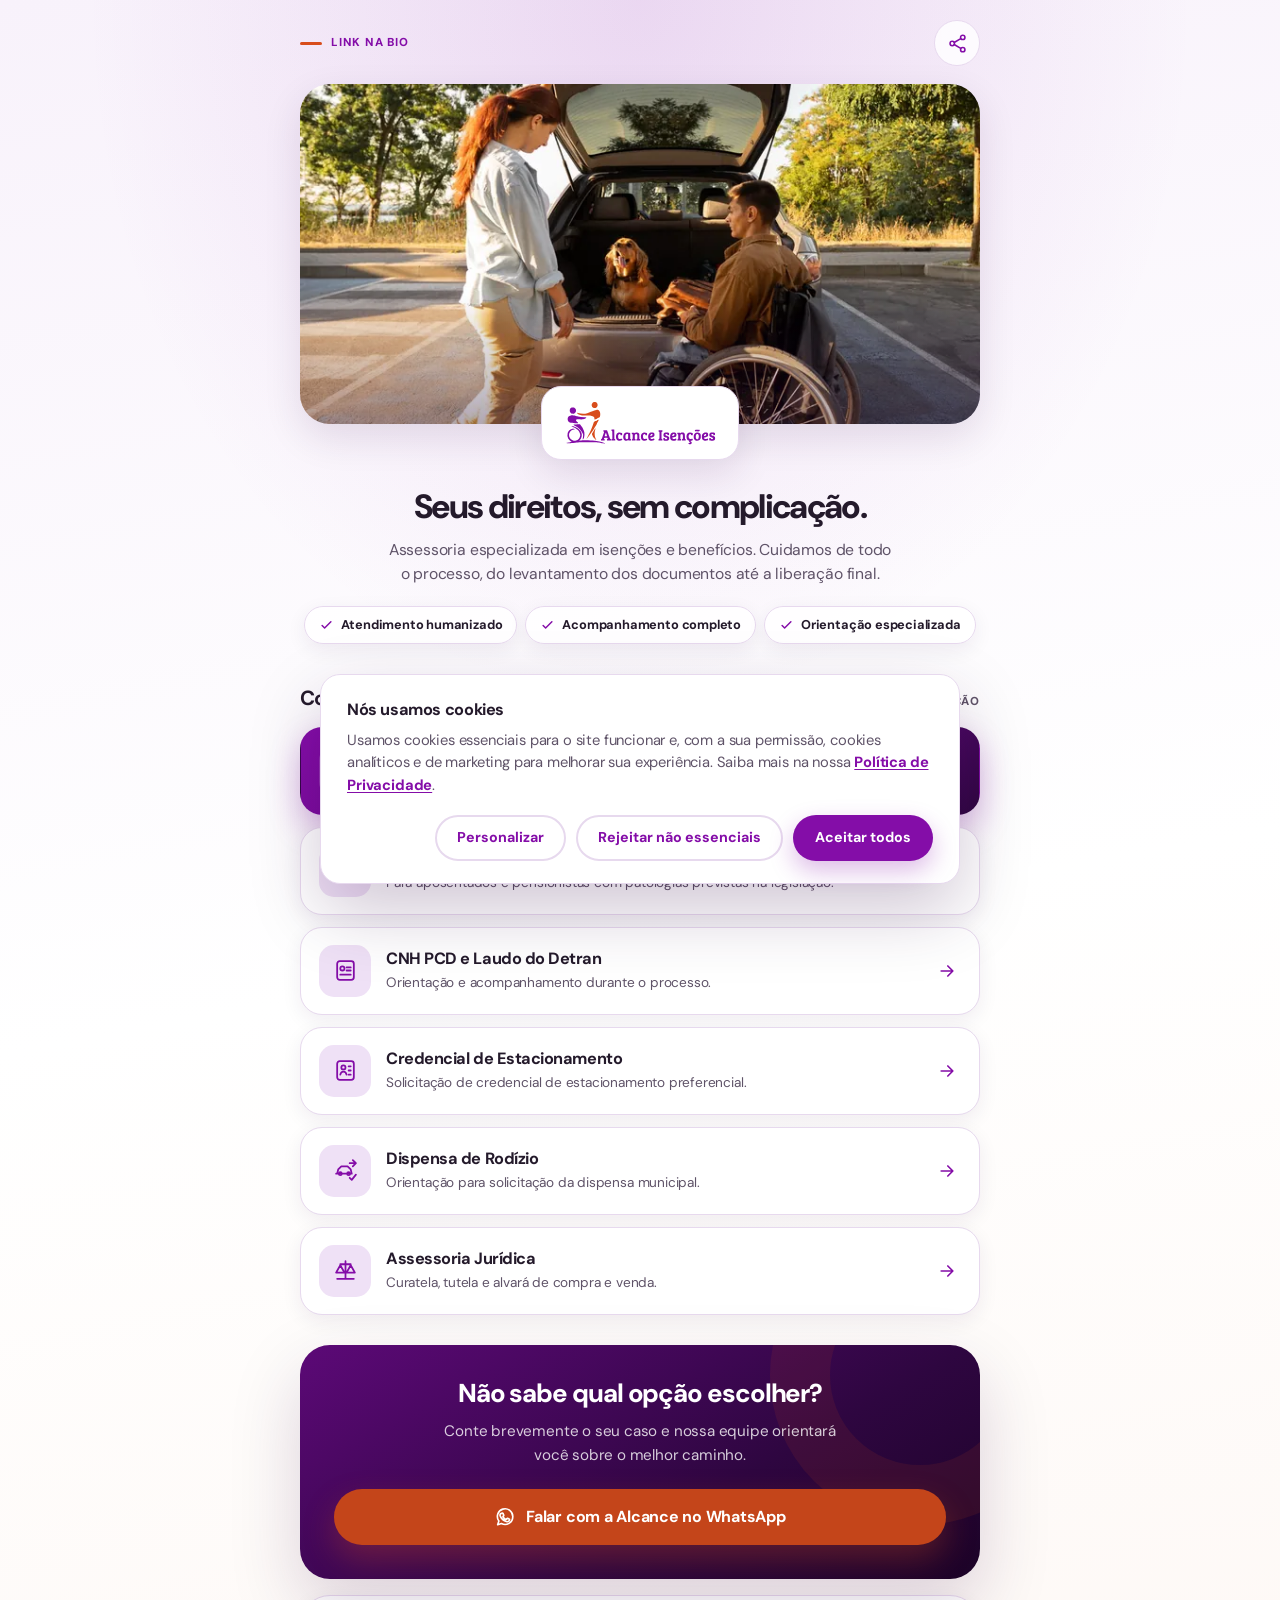
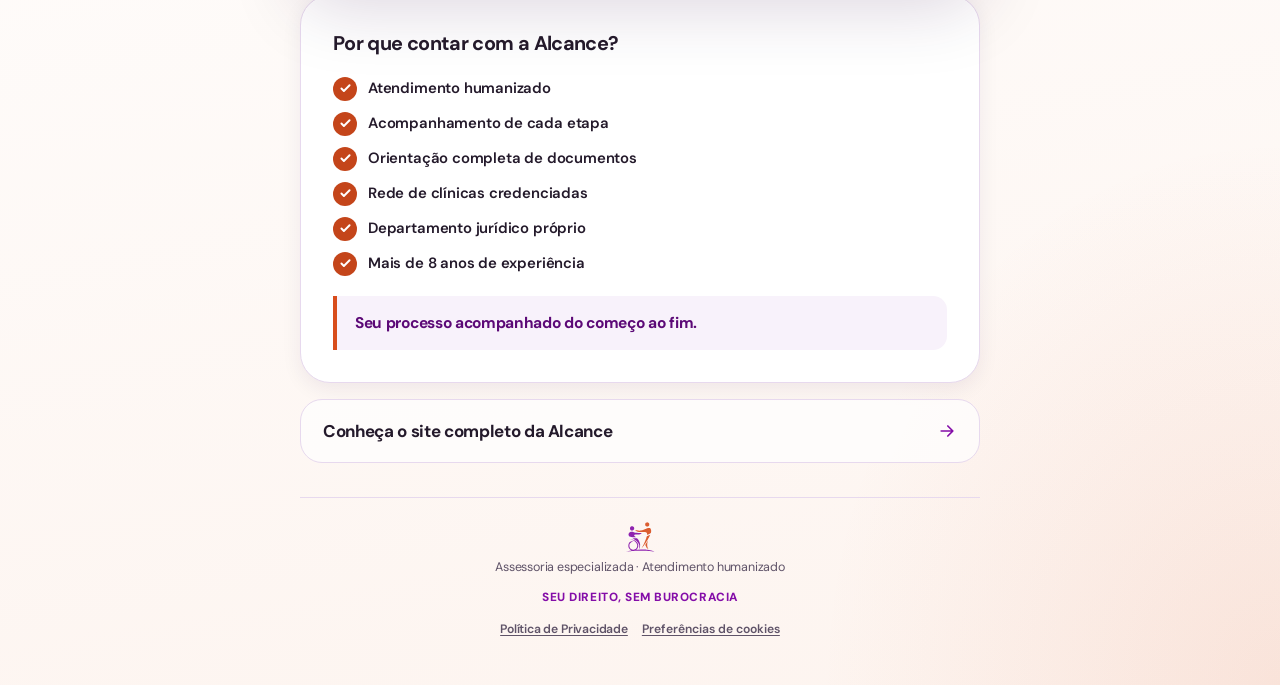
<file: bio.html>
<!DOCTYPE html>
<html lang="pt-BR">
<head>
  <meta charset="UTF-8">
  <meta name="viewport" content="width=device-width, initial-scale=1.0">
  <meta name="description" content="Escolha o atendimento ideal para o seu caso e fale com a equipe da Alcance Isenções: IPI, ICMS, IPVA, Imposto de Renda, CNH PCD e mais.">
  <meta name="robots" content="index, follow, max-image-preview:large, max-snippet:-1, max-video-preview:-1">
  <meta name="theme-color" content="#840DA8">
  <title>Alcance Isenções | Fale com a nossa equipe</title>
  <link rel="canonical" href="https://alcanceisencoes.com.br/bio.html">

  <meta property="og:type" content="website">
  <meta property="og:locale" content="pt_BR">
  <meta property="og:url" content="https://alcanceisencoes.com.br/bio.html">
  <meta property="og:site_name" content="Alcance Isenções">
  <meta property="og:title" content="Alcance Isenções | Seus direitos, sem complicação">
  <meta property="og:description" content="Escolha o atendimento ideal para o seu caso e fale com a nossa equipe.">
  <meta property="og:image" content="https://alcanceisencoes.com.br/assets/og-image.jpg">
  <meta property="og:image:secure_url" content="https://alcanceisencoes.com.br/assets/og-image.jpg">
  <meta property="og:image:type" content="image/jpeg">
  <meta property="og:image:width" content="1200">
  <meta property="og:image:height" content="630">
  <meta property="og:image:alt" content="Homem em cadeira de rodas ao lado do carro 0km, acompanhado de uma mulher e de seu cachorro">

  <meta name="twitter:card" content="summary_large_image">
  <meta name="twitter:title" content="Alcance Isenções | Seus direitos, sem complicação">
  <meta name="twitter:description" content="Escolha o atendimento ideal para o seu caso e fale com a nossa equipe.">
  <meta name="twitter:image" content="https://alcanceisencoes.com.br/assets/og-image.jpg">
  <meta name="twitter:image:alt" content="Homem em cadeira de rodas ao lado do carro 0km, acompanhado de uma mulher e de seu cachorro">

  <link rel="icon" href="assets/logo-simbolo.svg" type="image/svg+xml">
  <link rel="icon" href="assets/favicon-96.png" sizes="96x96" type="image/png">
  <link rel="apple-touch-icon" href="assets/logo-simbolo.png">

  <script type="application/ld+json">
  {
    "@context": "https://schema.org",
    "@type": "WebPage",
    "name": "Alcance Isenções | Fale com a nossa equipe",
    "url": "https://alcanceisencoes.com.br/bio.html",
    "description": "Escolha o atendimento ideal para o seu caso e fale com a equipe da Alcance Isenções: IPI, ICMS, IPVA, Imposto de Renda, CNH PCD e mais.",
    "isPartOf": {
      "@id": "https://alcanceisencoes.com.br/#organizacao"
    }
  }
  </script>

  <link rel="preconnect" href="https://fonts.googleapis.com">
  <link rel="preconnect" href="https://fonts.gstatic.com" crossorigin>
  <link rel="preload" as="image" href="assets/foto-passeio-capa-720.webp" imagesrcset="assets/foto-passeio-capa-720.webp 720w, assets/foto-passeio-capa-1080.webp 1080w, assets/foto-passeio-capa-1400.webp 1400w" imagesizes="(min-width: 712px) 680px, calc(100vw - 32px)" fetchpriority="high">
  <link rel="stylesheet" href="https://fonts.googleapis.com/css2?family=DM+Sans:opsz,wght@9..40,400..900&display=swap">
  <link rel="stylesheet" href="assets/cookie-consent.css">

  <style>
    /* ==========================================================================
       Mesmos tokens do site: cores tiradas dos arquivos originais da logo
       roxo #840DA8   laranja #D84D1C
       ========================================================================== */
    :root {
      --roxo: #840da8;
      --roxo-vivo: #a12ec4;
      --roxo-escuro: #5c0977;
      --roxo-profundo: #2e0640;
      --roxo-tinta: #1c0327;

      --laranja: #d84d1c;
      --laranja-acao: #c4451a;
      --laranja-claro: #f0855c;

      --tinta: #241a2b;
      --tinta-suave: #5f5368;
      --papel: #ffffff;
      --lavanda: #f8f2fb;
      --lavanda-2: #efe1f6;
      --areia: #fdf4ef;
      --linha: #e7d9ee;

      --sombra-sm: 0 6px 20px rgba(46, 6, 64, .07);
      --sombra-md: 0 14px 38px rgba(46, 6, 64, .11);
      --sombra-lg: 0 28px 70px rgba(46, 6, 64, .17);
      --sombra-roxa: 0 14px 32px rgba(132, 13, 168, .28);
      --sombra-laranja: 0 14px 32px rgba(216, 77, 28, .3);

      --raio-sm: 14px;
      --raio-md: 22px;
      --raio-lg: 30px;

      --max: 680px;
      --easing: cubic-bezier(.22, .61, .36, 1);
    }

    *, *::before, *::after { box-sizing: border-box; margin: 0; padding: 0; }

    html { -webkit-text-size-adjust: 100%; }

    body {
      min-height: 100dvh;
      color: var(--tinta);
      background:
        radial-gradient(70% 50% at 50% 0, rgba(132, 13, 168, .12), transparent 62%),
        radial-gradient(60% 40% at 100% 100%, rgba(216, 77, 28, .1), transparent 60%),
        linear-gradient(170deg, var(--lavanda) 0%, #fff 42%, var(--areia) 100%);
      /* 17px de base: o público inclui pessoas idosas e com baixa visão */
      font: 400 17px/1.55 "DM Sans", ui-sans-serif, system-ui, -apple-system, "Segoe UI", sans-serif;
      letter-spacing: -.011em;
      -webkit-font-smoothing: antialiased;
    }

    a { color: inherit; text-decoration: none; }
    button { font: inherit; color: inherit; cursor: pointer; }
    button, a { -webkit-tap-highlight-color: transparent; }
    img, svg { display: block; max-width: 100%; }
    ul { list-style: none; }

    ::selection { color: #fff; background: var(--roxo); }

    :focus-visible {
      outline: 3px solid var(--roxo);
      outline-offset: 3px;
      border-radius: 6px;
    }

    .sr-only {
      position: absolute;
      width: 1px; height: 1px;
      overflow: hidden;
      clip-path: inset(50%);
      white-space: nowrap;
    }

    .page-shell {
      width: min(calc(100% - 32px), var(--max));
      margin-inline: auto;
      padding: 20px 0 46px;
    }

    /* ---------- topo ---------- */
    .topbar {
      display: flex;
      align-items: center;
      justify-content: space-between;
      gap: 16px;
      margin-bottom: 18px;
    }

    .selo-topo {
      display: inline-flex;
      align-items: center;
      gap: 9px;
      color: var(--roxo);
      font-size: .72rem;
      font-weight: 800;
      letter-spacing: .07em;
      text-transform: uppercase;
    }

    .selo-topo::before {
      width: 22px; height: 3px;
      border-radius: 99px;
      background: var(--laranja);
      content: "";
    }

    .share-button {
      display: grid;
      width: 46px; height: 46px;
      place-items: center;
      border: 1px solid var(--linha);
      border-radius: 50%;
      color: var(--roxo);
      background: rgba(255, 255, 255, .8);
      backdrop-filter: blur(8px);
      transition: transform .25s var(--easing), background-color .25s var(--easing), border-color .25s var(--easing);
    }
    .share-button:hover { border-color: var(--roxo); background: var(--lavanda); transform: translateY(-2px); }
    .share-button svg { width: 21px; height: 21px; }

    /* ---------- capa + marca ---------- */
    .capa {
      position: relative;
      overflow: hidden;
      aspect-ratio: 2 / 1;
      border-radius: var(--raio-lg);
      background: var(--lavanda-2);
      box-shadow: var(--sombra-md);
    }
    .capa img { width: 100%; height: 100%; object-fit: cover; }

    /* leve escurecimento no pé para o cartão da logo assentar sobre a foto */
    .capa::after {
      position: absolute;
      right: 0; bottom: 0; left: 0;
      height: 38%;
      background: linear-gradient(to top, rgba(28, 3, 39, .34), transparent);
      content: "";
      pointer-events: none;
    }

    .perfil {
      position: relative;
      z-index: 1;
      margin-top: -38px;
      text-align: center;
    }

    /* a logo é colorida, então vem sobre um cartão claro para manter a leitura */
    .marca-chip {
      display: inline-block;
      padding: 14px 22px;
      border: 1px solid var(--linha);
      border-radius: 20px;
      background: #fff;
      box-shadow: var(--sombra-md);
    }
    .marca-chip img { width: auto; height: 44px; }

    .perfil h1 {
      margin-top: 22px;
      font-size: clamp(1.7rem, 6.6vw, 2.1rem);
      font-weight: 800;
      letter-spacing: -.05em;
      line-height: 1.08;
    }

    .perfil p {
      max-width: 46ch;
      margin: 12px auto 0;
      color: var(--tinta-suave);
      font-size: .98rem;
      line-height: 1.55;
    }

    .selos {
      display: flex;
      flex-wrap: wrap;
      justify-content: center;
      gap: 8px;
      margin-top: 20px;
    }

    .selo {
      display: inline-flex;
      align-items: center;
      gap: 7px;
      padding: 8px 14px;
      border: 1px solid var(--linha);
      border-radius: 999px;
      background: rgba(255, 255, 255, .82);
      box-shadow: var(--sombra-sm);
      font-size: .8rem;
      font-weight: 700;
    }

    .selo svg { width: 15px; height: 15px; color: var(--roxo); }

    /* ---------- títulos de bloco ---------- */
    .intro {
      display: flex;
      align-items: baseline;
      justify-content: space-between;
      gap: 18px;
      margin: 42px 0 16px;
    }

    .intro h2 {
      font-size: 1.28rem;
      font-weight: 700;
      letter-spacing: -.03em;
      line-height: 1.2;
    }

    .intro span {
      flex: 0 0 auto;
      color: var(--tinta-suave);
      font-size: .72rem;
      font-weight: 800;
      letter-spacing: .07em;
      text-transform: uppercase;
    }

    /* ---------- lista de serviços ---------- */
    .servicos { display: grid; gap: 12px; }

    .servico-link {
      position: relative;
      display: grid;
      align-items: center;
      grid-template-columns: 52px minmax(0, 1fr) 24px;
      gap: 15px;
      overflow: hidden;
      padding: 17px 18px;
      border: 1px solid var(--linha);
      border-radius: var(--raio-md);
      background: var(--papel);
      box-shadow: var(--sombra-sm);
      transition: transform .25s var(--easing), box-shadow .25s var(--easing), border-color .25s var(--easing);
    }

    .servico-link::after {
      position: absolute;
      top: 0; bottom: 0; left: 0;
      width: 4px;
      background: linear-gradient(180deg, var(--roxo), var(--laranja));
      content: "";
      transform: scaleY(0);
      transform-origin: 50% 0;
      transition: transform .3s var(--easing);
    }

    .servico-link:hover {
      border-color: rgba(132, 13, 168, .3);
      box-shadow: var(--sombra-md);
      transform: translateY(-3px);
    }
    .servico-link:hover::after { transform: scaleY(1); }

    .servico-icone {
      display: grid;
      width: 52px; height: 52px;
      place-items: center;
      border-radius: 15px;
      color: var(--roxo);
      background: var(--lavanda-2);
      transition: transform .25s var(--easing);
    }
    .servico-link:hover .servico-icone { transform: rotate(-4deg); }
    .servico-icone svg { width: 25px; height: 25px; }

    .servico-copy h3 {
      font-size: 1.02rem;
      font-weight: 700;
      letter-spacing: -.028em;
      line-height: 1.25;
    }

    .servico-copy p {
      margin-top: 3px;
      color: var(--tinta-suave);
      font-size: .85rem;
      line-height: 1.45;
    }

    .seta { color: var(--roxo); transition: transform .25s var(--easing); }
    .seta svg { width: 20px; height: 20px; }
    .servico-link:hover .seta { transform: translateX(4px); }

    /* primeiro item: o carro-chefe, em roxo cheio */
    .servico-link--destaque {
      color: #fff;
      border-color: transparent;
      background: linear-gradient(140deg, var(--roxo) 0%, var(--roxo-escuro) 72%, var(--roxo-profundo) 100%);
      box-shadow: var(--sombra-roxa);
    }
    .servico-link--destaque:hover { border-color: transparent; box-shadow: 0 18px 40px rgba(132, 13, 168, .36); }
    .servico-link--destaque::after { background: var(--laranja-claro); }
    .servico-link--destaque .servico-icone { color: #fff; background: rgba(255, 255, 255, .17); }
    .servico-link--destaque .servico-copy p { color: rgba(255, 255, 255, .8); }
    .servico-link--destaque .seta { color: var(--laranja-claro); }

    /* ---------- cartão de ajuda ---------- */
    .cartao-ajuda {
      position: relative;
      overflow: hidden;
      margin-top: 30px;
      padding: clamp(26px, 6vw, 34px);
      border-radius: var(--raio-lg);
      color: #fff;
      background: linear-gradient(150deg, var(--roxo-escuro) 0%, var(--roxo-profundo) 62%, var(--roxo-tinta) 100%);
      box-shadow: var(--sombra-lg);
      text-align: center;
    }

    .cartao-ajuda::before {
      position: absolute;
      top: -120px; right: -90px;
      width: 300px; height: 300px;
      border: 60px solid rgba(216, 77, 28, .1);
      border-radius: 50%;
      content: "";
      pointer-events: none;
    }

    .cartao-ajuda > * { position: relative; z-index: 1; }

    .cartao-ajuda h2 {
      font-size: clamp(1.35rem, 5.4vw, 1.62rem);
      font-weight: 800;
      letter-spacing: -.042em;
      line-height: 1.12;
    }

    .cartao-ajuda p {
      max-width: 40ch;
      margin: 12px auto 22px;
      color: rgba(255, 255, 255, .8);
      font-size: .95rem;
      line-height: 1.55;
    }

    .cta-whatsapp {
      display: inline-flex;
      width: 100%;
      min-height: 56px;
      align-items: center;
      justify-content: center;
      gap: 10px;
      padding: 15px 24px;
      border-radius: 999px;
      color: #fff;
      background: var(--laranja-acao);
      box-shadow: var(--sombra-laranja);
      font-size: 1rem;
      font-weight: 700;
      letter-spacing: -.015em;
      transition: transform .25s var(--easing), background-color .25s var(--easing), box-shadow .25s var(--easing);
    }
    .cta-whatsapp:hover { background: var(--laranja); box-shadow: 0 18px 40px rgba(216, 77, 28, .38); transform: translateY(-3px); }
    .cta-whatsapp svg { width: 22px; height: 22px; flex: 0 0 auto; }

    /* ---------- cartão de confiança ---------- */
    .cartao-confianca {
      margin-top: 16px;
      padding: clamp(24px, 5.5vw, 32px);
      border: 1px solid var(--linha);
      border-radius: var(--raio-lg);
      background: var(--papel);
      box-shadow: var(--sombra-sm);
    }

    .cartao-confianca h2 {
      margin-bottom: 18px;
      font-size: 1.24rem;
      font-weight: 700;
      letter-spacing: -.032em;
    }

    .lista-confianca { display: grid; gap: 11px; }

    .lista-confianca li {
      display: flex;
      align-items: center;
      gap: 11px;
      font-size: .93rem;
      font-weight: 600;
    }

    .check {
      display: grid;
      width: 24px; height: 24px;
      flex: 0 0 auto;
      place-items: center;
      border-radius: 50%;
      color: #fff;
      background: var(--laranja-acao);
    }
    .check svg { width: 13px; height: 13px; }

    .frase-confianca {
      margin-top: 20px;
      padding: 15px 18px;
      border-left: 4px solid var(--laranja);
      border-radius: 0 14px 14px 0;
      color: var(--roxo-escuro);
      background: var(--lavanda);
      font-size: .97rem;
      font-weight: 700;
      letter-spacing: -.02em;
    }

    /* ---------- link para o site ---------- */
    .link-site {
      display: flex;
      align-items: center;
      justify-content: space-between;
      gap: 16px;
      margin-top: 16px;
      padding: 18px 22px;
      border: 1px solid var(--linha);
      border-radius: var(--raio-md);
      background: rgba(255, 255, 255, .7);
      font-weight: 700;
      letter-spacing: -.02em;
      transition: transform .25s var(--easing), border-color .25s var(--easing), background-color .25s var(--easing);
    }
    .link-site:hover { border-color: var(--roxo); background: #fff; transform: translateY(-2px); }
    .link-site svg { width: 20px; height: 20px; flex: 0 0 auto; color: var(--roxo); transition: transform .25s var(--easing); }
    .link-site:hover svg { transform: translateX(4px); }

    /* ---------- rodapé ---------- */
    footer {
      display: grid;
      justify-items: center;
      gap: 6px;
      margin-top: 34px;
      padding-top: 24px;
      border-top: 1px solid var(--linha);
      color: var(--tinta-suave);
      text-align: center;
    }

    footer img { width: auto; height: 30px; opacity: .9; }
    footer span { font-size: .78rem; }
    footer .assinatura { margin-top: 4px; color: var(--roxo); font-size: .74rem; font-weight: 800; letter-spacing: .045em; text-transform: uppercase; }

    .footer-legal {
      display: flex;
      flex-wrap: wrap;
      justify-content: center;
      gap: 4px 14px;
      margin-top: 8px;
      font-size: .76rem;
    }
    .footer-legal a { color: var(--tinta-suave); font-weight: 600; text-decoration: underline; text-underline-offset: 2px; }
    .footer-legal a:hover { color: var(--roxo); }
    .footer-legal button.link-cookies {
      color: var(--tinta-suave);
      font: inherit;
      font-weight: 600;
      font-size: .76rem;
      text-decoration: underline;
      text-underline-offset: 2px;
      background: none;
      border: 0;
      cursor: pointer;
    }
    .footer-legal button.link-cookies:hover { color: var(--roxo); }

    /* ---------- aviso ---------- */
    .toast {
      position: fixed;
      z-index: 50;
      bottom: 20px; left: 50%;
      width: max-content;
      max-width: calc(100% - 32px);
      padding: 13px 20px;
      border-radius: 999px;
      color: #fff;
      background: var(--roxo-profundo);
      box-shadow: var(--sombra-lg);
      font-size: .86rem;
      font-weight: 600;
      opacity: 0;
      pointer-events: none;
      transform: translate(-50%, 14px);
      transition: opacity .25s var(--easing), transform .25s var(--easing);
    }
    .toast.is-visible { opacity: 1; transform: translate(-50%, 0); }

    @media (max-width: 420px) {
      .servico-link { grid-template-columns: 46px minmax(0, 1fr) 20px; gap: 12px; padding: 15px 15px; }
      .servico-icone { width: 46px; height: 46px; border-radius: 13px; }
      .servico-icone svg { width: 22px; height: 22px; }
      .marca-chip { padding: 12px 18px; }
      .marca-chip img { height: 38px; }
      .intro { display: block; }
      .intro span { display: block; margin-top: 6px; }
    }

    @media (prefers-reduced-motion: reduce) {
      *, *::before, *::after {
        transition-duration: .01ms !important;
        animation-duration: .01ms !important;
      }
    }
  </style>
</head>

<body>
  <main class="page-shell">
    <header class="topbar">
      <span class="selo-topo">Link na bio</span>
      <button class="share-button" type="button" aria-label="Compartilhar esta página">
        <svg viewBox="0 0 24 24" fill="none" stroke="currentColor" stroke-width="1.8" stroke-linecap="round" stroke-linejoin="round" aria-hidden="true"><circle cx="18" cy="5" r="2.5"/><circle cx="6" cy="12" r="2.5"/><circle cx="18" cy="19" r="2.5"/><path d="m8.2 10.8 7.5-4.4M8.2 13.2l7.5 4.4"/></svg>
      </button>
    </header>

    <div class="capa">
      <img src="assets/foto-passeio-capa-720.webp"
           srcset="assets/foto-passeio-capa-720.webp 720w, assets/foto-passeio-capa-1080.webp 1080w, assets/foto-passeio-capa-1400.webp 1400w"
           sizes="(min-width: 712px) 680px, calc(100vw - 32px)"
           alt="Homem em cadeira de rodas e mulher guardando uma bolsa no porta-malas do carro, com um cachorro sentado no bagageiro, ao fim de tarde"
           width="720" height="360" fetchpriority="high" decoding="async">
    </div>

    <section class="perfil" aria-labelledby="page-title">
      <span class="marca-chip">
        <img src="assets/logo-marca.svg" alt="Alcance Isenções" width="1374" height="398" decoding="async">
      </span>

      <h1 id="page-title">Seus direitos, sem complicação.</h1>
      <p>Assessoria especializada em isenções e benefícios. Cuidamos de todo o processo, do levantamento dos documentos até a liberação final.</p>

      <div class="selos" aria-label="Diferenciais do atendimento">
        <span class="selo"><svg viewBox="0 0 24 24" fill="none" stroke="currentColor" stroke-width="2.4" stroke-linecap="round" stroke-linejoin="round" aria-hidden="true"><path d="m5 12 4 4 10-10"/></svg>Atendimento humanizado</span>
        <span class="selo"><svg viewBox="0 0 24 24" fill="none" stroke="currentColor" stroke-width="2.4" stroke-linecap="round" stroke-linejoin="round" aria-hidden="true"><path d="m5 12 4 4 10-10"/></svg>Acompanhamento completo</span>
        <span class="selo"><svg viewBox="0 0 24 24" fill="none" stroke="currentColor" stroke-width="2.4" stroke-linecap="round" stroke-linejoin="round" aria-hidden="true"><path d="m5 12 4 4 10-10"/></svg>Orientação especializada</span>
      </div>
    </section>

    <section aria-labelledby="services-title">
      <header class="intro">
        <h2 id="services-title">Como podemos ajudar você hoje?</h2>
        <span>Escolha uma opção</span>
      </header>

      <ul class="servicos">
        <li>
          <a class="servico-link servico-link--destaque js-whatsapp" href="#" data-topic="isenções de IPI, ICMS e IPVA">
            <span class="servico-icone" aria-hidden="true"><svg viewBox="0 0 24 24" fill="none" stroke="currentColor" stroke-width="1.7" stroke-linecap="round" stroke-linejoin="round"><path d="M5 17h14l-1-5-3-3H8l-3 3-1 5Z"/><path d="M7 17v2M17 17v2M8 13h8"/><circle cx="7" cy="17" r="1"/><circle cx="17" cy="17" r="1"/></svg></span>
            <span class="servico-copy"><h3>Isenção de IPI, ICMS e IPVA</h3><p>Quero saber se tenho direito às isenções para veículo.</p></span>
            <span class="seta" aria-hidden="true"><svg viewBox="0 0 24 24" fill="none" stroke="currentColor" stroke-width="2" stroke-linecap="round" stroke-linejoin="round"><path d="M5 12h14M13 6l6 6-6 6"/></svg></span>
          </a>
        </li>
        <li>
          <a class="servico-link js-whatsapp" href="#" data-topic="isenção de Imposto de Renda">
            <span class="servico-icone" aria-hidden="true"><svg viewBox="0 0 24 24" fill="none" stroke="currentColor" stroke-width="1.7" stroke-linecap="round" stroke-linejoin="round"><rect x="4" y="5" width="16" height="14" rx="2"/><path d="M8 9h8M8 13h5M16.5 15.5v-3M15 14h3"/></svg></span>
            <span class="servico-copy"><h3>Isenção de Imposto de Renda</h3><p>Para aposentados e pensionistas com patologias previstas na legislação.</p></span>
            <span class="seta" aria-hidden="true"><svg viewBox="0 0 24 24" fill="none" stroke="currentColor" stroke-width="2" stroke-linecap="round" stroke-linejoin="round"><path d="M5 12h14M13 6l6 6-6 6"/></svg></span>
          </a>
        </li>
        <li>
          <a class="servico-link js-whatsapp" href="#" data-topic="CNH PCD e laudo do Detran">
            <span class="servico-icone" aria-hidden="true"><svg viewBox="0 0 24 24" fill="none" stroke="currentColor" stroke-width="1.7" stroke-linecap="round" stroke-linejoin="round"><rect x="4" y="3" width="16" height="18" rx="2.5"/><circle cx="9" cy="10" r="2"/><path d="M7 16h10M13 9h4M13 12h4"/></svg></span>
            <span class="servico-copy"><h3>CNH PCD e Laudo do Detran</h3><p>Orientação e acompanhamento durante o processo.</p></span>
            <span class="seta" aria-hidden="true"><svg viewBox="0 0 24 24" fill="none" stroke="currentColor" stroke-width="2" stroke-linecap="round" stroke-linejoin="round"><path d="M5 12h14M13 6l6 6-6 6"/></svg></span>
          </a>
        </li>
        <li>
          <a class="servico-link js-whatsapp" href="#" data-topic="credencial de estacionamento preferencial">
            <span class="servico-icone" aria-hidden="true"><svg viewBox="0 0 24 24" fill="none" stroke="currentColor" stroke-width="1.7" stroke-linecap="round" stroke-linejoin="round"><rect x="4" y="3" width="16" height="18" rx="2.5"/><circle cx="10" cy="9" r="2"/><path d="M7 16c.4-2 1.4-3 3-3s2.6 1 3 3M15 8h2M15 12h2M15 16h2"/></svg></span>
            <span class="servico-copy"><h3>Credencial de Estacionamento</h3><p>Solicitação de credencial de estacionamento preferencial.</p></span>
            <span class="seta" aria-hidden="true"><svg viewBox="0 0 24 24" fill="none" stroke="currentColor" stroke-width="2" stroke-linecap="round" stroke-linejoin="round"><path d="M5 12h14M13 6l6 6-6 6"/></svg></span>
          </a>
        </li>
        <li>
          <a class="servico-link js-whatsapp" href="#" data-topic="dispensa de rodízio municipal">
            <span class="servico-icone" aria-hidden="true"><svg viewBox="0 0 24 24" fill="none" stroke="currentColor" stroke-width="1.7" stroke-linecap="round" stroke-linejoin="round"><path d="M3 15h15l-1-4-3-3H8l-3 3-1 4Z"/><circle cx="7" cy="15" r="1.4"/><circle cx="15" cy="15" r="1.4"/><path d="M16 5h5M19 2l3 3-3 3M16 19l2 2 4-5"/></svg></span>
            <span class="servico-copy"><h3>Dispensa de Rodízio</h3><p>Orientação para solicitação da dispensa municipal.</p></span>
            <span class="seta" aria-hidden="true"><svg viewBox="0 0 24 24" fill="none" stroke="currentColor" stroke-width="2" stroke-linecap="round" stroke-linejoin="round"><path d="M5 12h14M13 6l6 6-6 6"/></svg></span>
          </a>
        </li>
        <li>
          <a class="servico-link js-whatsapp" href="#" data-topic="assessoria jurídica, curatela, tutela e alvará">
            <span class="servico-icone" aria-hidden="true"><svg viewBox="0 0 24 24" fill="none" stroke="currentColor" stroke-width="1.7" stroke-linecap="round" stroke-linejoin="round"><path d="M12 3v17M7 6h10M4 20h16M7 7l-4 7h8L7 7ZM17 7l-4 7h8l-4-7Z"/></svg></span>
            <span class="servico-copy"><h3>Assessoria Jurídica</h3><p>Curatela, tutela e alvará de compra e venda.</p></span>
            <span class="seta" aria-hidden="true"><svg viewBox="0 0 24 24" fill="none" stroke="currentColor" stroke-width="2" stroke-linecap="round" stroke-linejoin="round"><path d="M5 12h14M13 6l6 6-6 6"/></svg></span>
          </a>
        </li>
      </ul>
    </section>

    <section class="cartao-ajuda" aria-labelledby="help-title">
      <h2 id="help-title">Não sabe qual opção escolher?</h2>
      <p>Conte brevemente o seu caso e nossa equipe orientará você sobre o melhor caminho.</p>
      <a class="cta-whatsapp js-whatsapp" href="#" data-topic="uma orientação inicial">
        <svg viewBox="0 0 24 24" fill="none" stroke="currentColor" stroke-width="1.8" stroke-linecap="round" stroke-linejoin="round" aria-hidden="true"><path d="M20.5 11.7a8.4 8.4 0 0 1-12.4 7.4L4 20.4l1.3-4a8.4 8.4 0 1 1 15.2-4.7Z"/><path d="M8.2 8.2c.2-.5.5-.5.8-.5h.3c.2 0 .4.1.5.4l.8 1.9c.1.3.1.5-.1.7l-.6.7c-.2.2-.1.4 0 .6.7 1.2 1.6 2.1 2.8 2.7.2.1.4.1.6-.1l.8-1c.2-.2.4-.2.7-.1l1.8.8c.3.1.4.3.4.5 0 .4-.2 1.3-.9 1.8-.7.6-1.7.7-2.7.4-1-.3-2.3-.8-3.9-2.2-1.4-1.2-2.4-2.8-2.7-3.8-.4-1-.1-2 .3-2.5.4-.4.8-.5 1.1-.5Z"/></svg>
        Falar com a Alcance no WhatsApp
      </a>
    </section>

    <section class="cartao-confianca" aria-labelledby="trust-title">
      <h2 id="trust-title">Por que contar com a Alcance?</h2>
      <ul class="lista-confianca">
        <li><span class="check" aria-hidden="true"><svg viewBox="0 0 16 16" fill="none" stroke="currentColor" stroke-width="2.4" stroke-linecap="round" stroke-linejoin="round"><path d="m3 8 3 3 7-7"/></svg></span>Atendimento humanizado</li>
        <li><span class="check" aria-hidden="true"><svg viewBox="0 0 16 16" fill="none" stroke="currentColor" stroke-width="2.4" stroke-linecap="round" stroke-linejoin="round"><path d="m3 8 3 3 7-7"/></svg></span>Acompanhamento de cada etapa</li>
        <li><span class="check" aria-hidden="true"><svg viewBox="0 0 16 16" fill="none" stroke="currentColor" stroke-width="2.4" stroke-linecap="round" stroke-linejoin="round"><path d="m3 8 3 3 7-7"/></svg></span>Orientação completa de documentos</li>
        <li><span class="check" aria-hidden="true"><svg viewBox="0 0 16 16" fill="none" stroke="currentColor" stroke-width="2.4" stroke-linecap="round" stroke-linejoin="round"><path d="m3 8 3 3 7-7"/></svg></span>Rede de clínicas credenciadas</li>
        <li><span class="check" aria-hidden="true"><svg viewBox="0 0 16 16" fill="none" stroke="currentColor" stroke-width="2.4" stroke-linecap="round" stroke-linejoin="round"><path d="m3 8 3 3 7-7"/></svg></span>Departamento jurídico próprio</li>
        <li><span class="check" aria-hidden="true"><svg viewBox="0 0 16 16" fill="none" stroke="currentColor" stroke-width="2.4" stroke-linecap="round" stroke-linejoin="round"><path d="m3 8 3 3 7-7"/></svg></span>Mais de 8 anos de experiência</li>
      </ul>
      <p class="frase-confianca">Seu processo acompanhado do começo ao fim.</p>
    </section>

    <a class="link-site" href="index.html">
      <span>Conheça o site completo da Alcance</span>
      <svg viewBox="0 0 24 24" fill="none" stroke="currentColor" stroke-width="2" stroke-linecap="round" stroke-linejoin="round" aria-hidden="true"><path d="M5 12h14M13 6l6 6-6 6"/></svg>
    </a>

    <footer>
      <img src="assets/logo-simbolo.svg" alt="" width="644" height="631" loading="lazy" decoding="async" aria-hidden="true">
      <span>Assessoria especializada · Atendimento humanizado</span>
      <span class="assinatura">Seu direito, sem burocracia</span>
      <div class="footer-legal">
        <a href="privacidade.html">Política de Privacidade</a>
        <button type="button" class="link-cookies" id="link-preferencias-rodape">Preferências de cookies</button>
      </div>
    </footer>
  </main>

  <div class="toast" role="status" aria-live="polite"></div>

  <script src="assets/cookie-consent.js" defer></script>
  <script>
    const WHATSAPP_NUMERO = "5512982103824";

    document.querySelectorAll(".js-whatsapp").forEach((link) => {
      const assunto = link.dataset.topic || "meu caso";
      const mensagem = `Olá! Vim pelo link da bio da Alcance Isenções e gostaria de falar sobre ${assunto}.`;

      if (WHATSAPP_NUMERO) {
        link.href = `https://wa.me/${WHATSAPP_NUMERO}?text=${encodeURIComponent(mensagem)}`;
        link.target = "_blank";
        link.rel = "noopener noreferrer";
      } else {
        link.addEventListener("click", (evento) => {
          evento.preventDefault();
          mostrarAviso("Configure o número oficial do WhatsApp antes de publicar.");
        });
      }
    });

    document.querySelector(".share-button").addEventListener("click", async () => {
      const dados = {
        title: "Alcance Isenções",
        text: "Seus direitos, sem complicação.",
        url: window.location.href
      };

      try {
        if (navigator.share) {
          await navigator.share(dados);
        } else if (navigator.clipboard) {
          await navigator.clipboard.writeText(window.location.href);
          mostrarAviso("Link copiado.");
        } else {
          mostrarAviso("Copie o endereço desta página para compartilhar.");
        }
      } catch (erro) {
        if (erro.name !== "AbortError") mostrarAviso("Não foi possível compartilhar agora.");
      }
    });

    const linkPreferenciasCookies = document.getElementById("link-preferencias-rodape");
    if (linkPreferenciasCookies) {
      linkPreferenciasCookies.addEventListener("click", () => {
        if (typeof window.AlcancePreferenciasCookies === "function") {
          window.AlcancePreferenciasCookies();
        }
      });
    }

    let temporizador;
    function mostrarAviso(mensagem) {
      const aviso = document.querySelector(".toast");
      aviso.textContent = mensagem;
      aviso.classList.add("is-visible");
      window.clearTimeout(temporizador);
      temporizador = window.setTimeout(() => aviso.classList.remove("is-visible"), 3200);
    }
  </script>
</body>
</html>
</file>
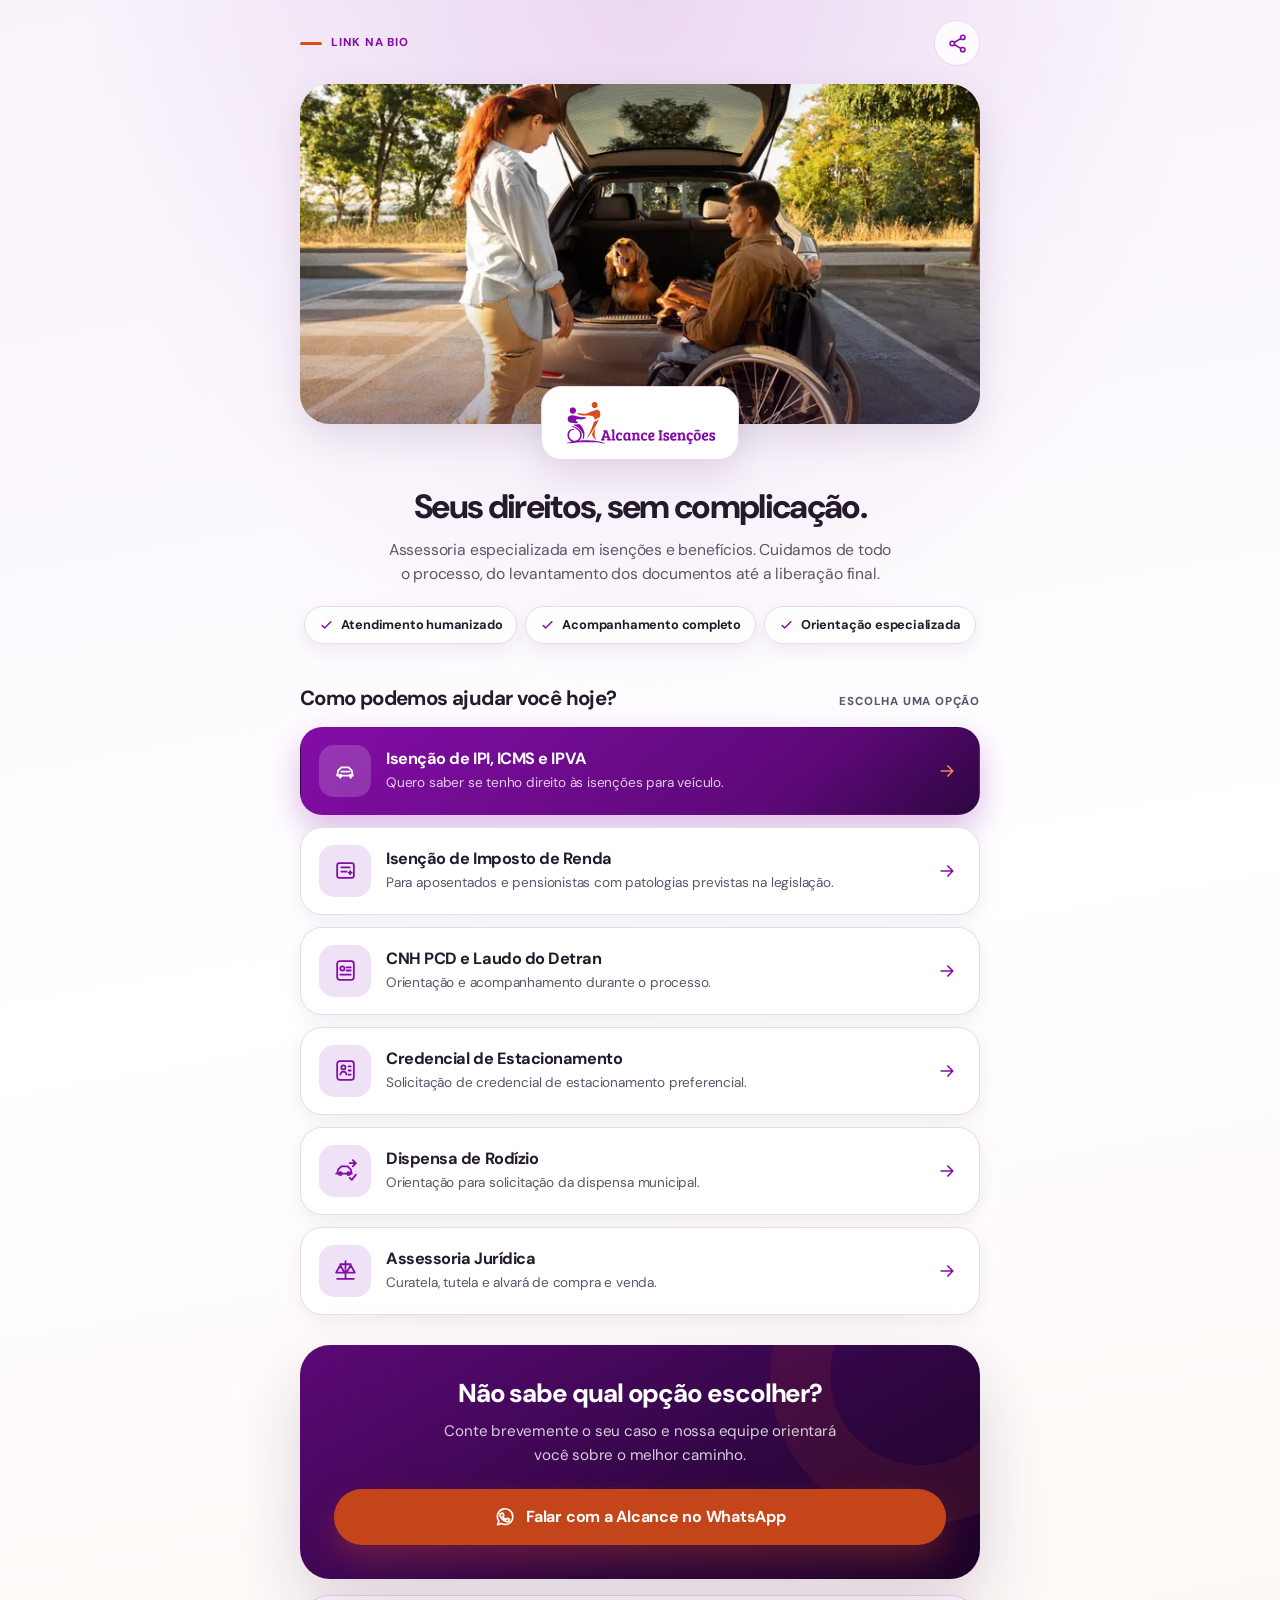
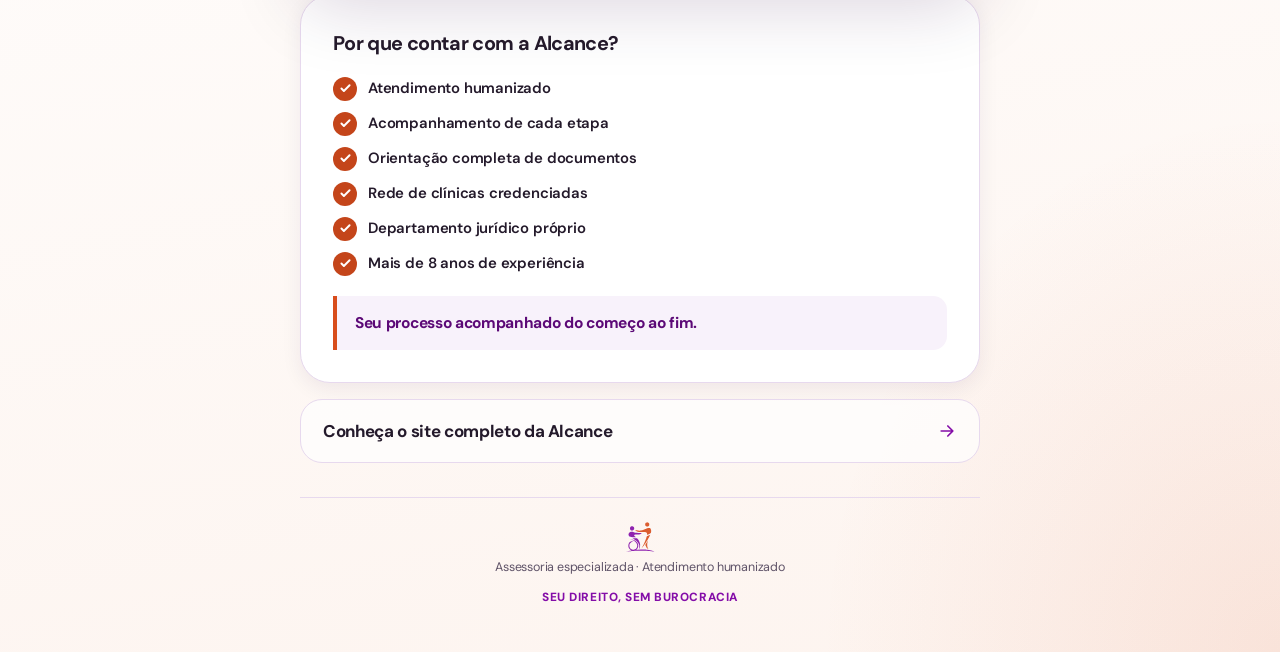
<file: link-na-bio.html>
<!DOCTYPE html>
<html lang="pt-BR">
<head>
  <meta charset="UTF-8">
  <meta name="viewport" content="width=device-width, initial-scale=1.0">
  <meta name="description" content="Encontre o atendimento da Alcance Isenções ideal para o seu caso.">
  <meta name="theme-color" content="#840DA8">
  <title>Alcance Isenções | Links</title>

  <meta property="og:type" content="website">
  <meta property="og:locale" content="pt_BR">
  <meta property="og:site_name" content="Alcance Isenções">
  <meta property="og:title" content="Alcance Isenções | Seus direitos, sem complicação">
  <meta property="og:description" content="Escolha o atendimento ideal para o seu caso e fale com a nossa equipe.">
  <meta property="og:image" content="assets/logo-horizontal.png">

  <link rel="icon" href="assets/logo-simbolo.svg" type="image/svg+xml">
  <link rel="icon" href="assets/favicon-96.png" sizes="96x96" type="image/png">
  <link rel="apple-touch-icon" href="assets/logo-simbolo.png">

  <link rel="preconnect" href="https://fonts.googleapis.com">
  <link rel="preconnect" href="https://fonts.gstatic.com" crossorigin>
  <link rel="preload" as="image" href="assets/foto-passeio-capa-720.webp" imagesrcset="assets/foto-passeio-capa-720.webp 720w, assets/foto-passeio-capa-1080.webp 1080w, assets/foto-passeio-capa-1400.webp 1400w" imagesizes="(min-width: 712px) 680px, calc(100vw - 32px)" fetchpriority="high">
  <link rel="stylesheet" href="https://fonts.googleapis.com/css2?family=DM+Sans:opsz,wght@9..40,400..900&display=swap">

  <style>
    /* ==========================================================================
       Mesmos tokens do site: cores tiradas dos arquivos originais da logo
       roxo #840DA8   laranja #D84D1C
       ========================================================================== */
    :root {
      --roxo: #840da8;
      --roxo-vivo: #a12ec4;
      --roxo-escuro: #5c0977;
      --roxo-profundo: #2e0640;
      --roxo-tinta: #1c0327;

      --laranja: #d84d1c;
      --laranja-acao: #c4451a;
      --laranja-claro: #f0855c;

      --tinta: #241a2b;
      --tinta-suave: #5f5368;
      --papel: #ffffff;
      --lavanda: #f8f2fb;
      --lavanda-2: #efe1f6;
      --areia: #fdf4ef;
      --linha: #e7d9ee;

      --sombra-sm: 0 6px 20px rgba(46, 6, 64, .07);
      --sombra-md: 0 14px 38px rgba(46, 6, 64, .11);
      --sombra-lg: 0 28px 70px rgba(46, 6, 64, .17);
      --sombra-roxa: 0 14px 32px rgba(132, 13, 168, .28);
      --sombra-laranja: 0 14px 32px rgba(216, 77, 28, .3);

      --raio-sm: 14px;
      --raio-md: 22px;
      --raio-lg: 30px;

      --max: 680px;
      --easing: cubic-bezier(.22, .61, .36, 1);
    }

    *, *::before, *::after { box-sizing: border-box; margin: 0; padding: 0; }

    html { -webkit-text-size-adjust: 100%; }

    body {
      min-height: 100dvh;
      color: var(--tinta);
      background:
        radial-gradient(70% 50% at 50% 0, rgba(132, 13, 168, .12), transparent 62%),
        radial-gradient(60% 40% at 100% 100%, rgba(216, 77, 28, .1), transparent 60%),
        linear-gradient(170deg, var(--lavanda) 0%, #fff 42%, var(--areia) 100%);
      /* 17px de base: o público inclui pessoas idosas e com baixa visão */
      font: 400 17px/1.55 "DM Sans", ui-sans-serif, system-ui, -apple-system, "Segoe UI", sans-serif;
      letter-spacing: -.011em;
      -webkit-font-smoothing: antialiased;
    }

    a { color: inherit; text-decoration: none; }
    button { font: inherit; color: inherit; cursor: pointer; }
    button, a { -webkit-tap-highlight-color: transparent; }
    img, svg { display: block; max-width: 100%; }
    ul { list-style: none; }

    ::selection { color: #fff; background: var(--roxo); }

    :focus-visible {
      outline: 3px solid var(--roxo);
      outline-offset: 3px;
      border-radius: 6px;
    }

    .sr-only {
      position: absolute;
      width: 1px; height: 1px;
      overflow: hidden;
      clip-path: inset(50%);
      white-space: nowrap;
    }

    .page-shell {
      width: min(calc(100% - 32px), var(--max));
      margin-inline: auto;
      padding: 20px 0 46px;
    }

    /* ---------- topo ---------- */
    .topbar {
      display: flex;
      align-items: center;
      justify-content: space-between;
      gap: 16px;
      margin-bottom: 18px;
    }

    .selo-topo {
      display: inline-flex;
      align-items: center;
      gap: 9px;
      color: var(--roxo);
      font-size: .72rem;
      font-weight: 800;
      letter-spacing: .07em;
      text-transform: uppercase;
    }

    .selo-topo::before {
      width: 22px; height: 3px;
      border-radius: 99px;
      background: var(--laranja);
      content: "";
    }

    .share-button {
      display: grid;
      width: 46px; height: 46px;
      place-items: center;
      border: 1px solid var(--linha);
      border-radius: 50%;
      color: var(--roxo);
      background: rgba(255, 255, 255, .8);
      backdrop-filter: blur(8px);
      transition: transform .25s var(--easing), background-color .25s var(--easing), border-color .25s var(--easing);
    }
    .share-button:hover { border-color: var(--roxo); background: var(--lavanda); transform: translateY(-2px); }
    .share-button svg { width: 21px; height: 21px; }

    /* ---------- capa + marca ---------- */
    .capa {
      position: relative;
      overflow: hidden;
      aspect-ratio: 2 / 1;
      border-radius: var(--raio-lg);
      background: var(--lavanda-2);
      box-shadow: var(--sombra-md);
    }
    .capa img { width: 100%; height: 100%; object-fit: cover; }

    /* leve escurecimento no pé para o cartão da logo assentar sobre a foto */
    .capa::after {
      position: absolute;
      right: 0; bottom: 0; left: 0;
      height: 38%;
      background: linear-gradient(to top, rgba(28, 3, 39, .34), transparent);
      content: "";
      pointer-events: none;
    }

    .perfil {
      position: relative;
      z-index: 1;
      margin-top: -38px;
      text-align: center;
    }

    /* a logo é colorida, então vem sobre um cartão claro para manter a leitura */
    .marca-chip {
      display: inline-block;
      padding: 14px 22px;
      border: 1px solid var(--linha);
      border-radius: 20px;
      background: #fff;
      box-shadow: var(--sombra-md);
    }
    .marca-chip img { width: auto; height: 44px; }

    .perfil h1 {
      margin-top: 22px;
      font-size: clamp(1.7rem, 6.6vw, 2.1rem);
      font-weight: 800;
      letter-spacing: -.05em;
      line-height: 1.08;
    }

    .perfil p {
      max-width: 46ch;
      margin: 12px auto 0;
      color: var(--tinta-suave);
      font-size: .98rem;
      line-height: 1.55;
    }

    .selos {
      display: flex;
      flex-wrap: wrap;
      justify-content: center;
      gap: 8px;
      margin-top: 20px;
    }

    .selo {
      display: inline-flex;
      align-items: center;
      gap: 7px;
      padding: 8px 14px;
      border: 1px solid var(--linha);
      border-radius: 999px;
      background: rgba(255, 255, 255, .82);
      box-shadow: var(--sombra-sm);
      font-size: .8rem;
      font-weight: 700;
    }

    .selo svg { width: 15px; height: 15px; color: var(--roxo); }

    /* ---------- títulos de bloco ---------- */
    .intro {
      display: flex;
      align-items: baseline;
      justify-content: space-between;
      gap: 18px;
      margin: 42px 0 16px;
    }

    .intro h2 {
      font-size: 1.28rem;
      font-weight: 700;
      letter-spacing: -.03em;
      line-height: 1.2;
    }

    .intro span {
      flex: 0 0 auto;
      color: var(--tinta-suave);
      font-size: .72rem;
      font-weight: 800;
      letter-spacing: .07em;
      text-transform: uppercase;
    }

    /* ---------- lista de serviços ---------- */
    .servicos { display: grid; gap: 12px; }

    .servico-link {
      position: relative;
      display: grid;
      align-items: center;
      grid-template-columns: 52px minmax(0, 1fr) 24px;
      gap: 15px;
      overflow: hidden;
      padding: 17px 18px;
      border: 1px solid var(--linha);
      border-radius: var(--raio-md);
      background: var(--papel);
      box-shadow: var(--sombra-sm);
      transition: transform .25s var(--easing), box-shadow .25s var(--easing), border-color .25s var(--easing);
    }

    .servico-link::after {
      position: absolute;
      top: 0; bottom: 0; left: 0;
      width: 4px;
      background: linear-gradient(180deg, var(--roxo), var(--laranja));
      content: "";
      transform: scaleY(0);
      transform-origin: 50% 0;
      transition: transform .3s var(--easing);
    }

    .servico-link:hover {
      border-color: rgba(132, 13, 168, .3);
      box-shadow: var(--sombra-md);
      transform: translateY(-3px);
    }
    .servico-link:hover::after { transform: scaleY(1); }

    .servico-icone {
      display: grid;
      width: 52px; height: 52px;
      place-items: center;
      border-radius: 15px;
      color: var(--roxo);
      background: var(--lavanda-2);
      transition: transform .25s var(--easing);
    }
    .servico-link:hover .servico-icone { transform: rotate(-4deg); }
    .servico-icone svg { width: 25px; height: 25px; }

    .servico-copy h3 {
      font-size: 1.02rem;
      font-weight: 700;
      letter-spacing: -.028em;
      line-height: 1.25;
    }

    .servico-copy p {
      margin-top: 3px;
      color: var(--tinta-suave);
      font-size: .85rem;
      line-height: 1.45;
    }

    .seta { color: var(--roxo); transition: transform .25s var(--easing); }
    .seta svg { width: 20px; height: 20px; }
    .servico-link:hover .seta { transform: translateX(4px); }

    /* primeiro item: o carro-chefe, em roxo cheio */
    .servico-link--destaque {
      color: #fff;
      border-color: transparent;
      background: linear-gradient(140deg, var(--roxo) 0%, var(--roxo-escuro) 72%, var(--roxo-profundo) 100%);
      box-shadow: var(--sombra-roxa);
    }
    .servico-link--destaque:hover { border-color: transparent; box-shadow: 0 18px 40px rgba(132, 13, 168, .36); }
    .servico-link--destaque::after { background: var(--laranja-claro); }
    .servico-link--destaque .servico-icone { color: #fff; background: rgba(255, 255, 255, .17); }
    .servico-link--destaque .servico-copy p { color: rgba(255, 255, 255, .8); }
    .servico-link--destaque .seta { color: var(--laranja-claro); }

    /* ---------- cartão de ajuda ---------- */
    .cartao-ajuda {
      position: relative;
      overflow: hidden;
      margin-top: 30px;
      padding: clamp(26px, 6vw, 34px);
      border-radius: var(--raio-lg);
      color: #fff;
      background: linear-gradient(150deg, var(--roxo-escuro) 0%, var(--roxo-profundo) 62%, var(--roxo-tinta) 100%);
      box-shadow: var(--sombra-lg);
      text-align: center;
    }

    .cartao-ajuda::before {
      position: absolute;
      top: -120px; right: -90px;
      width: 300px; height: 300px;
      border: 60px solid rgba(216, 77, 28, .1);
      border-radius: 50%;
      content: "";
      pointer-events: none;
    }

    .cartao-ajuda > * { position: relative; z-index: 1; }

    .cartao-ajuda h2 {
      font-size: clamp(1.35rem, 5.4vw, 1.62rem);
      font-weight: 800;
      letter-spacing: -.042em;
      line-height: 1.12;
    }

    .cartao-ajuda p {
      max-width: 40ch;
      margin: 12px auto 22px;
      color: rgba(255, 255, 255, .8);
      font-size: .95rem;
      line-height: 1.55;
    }

    .cta-whatsapp {
      display: inline-flex;
      width: 100%;
      min-height: 56px;
      align-items: center;
      justify-content: center;
      gap: 10px;
      padding: 15px 24px;
      border-radius: 999px;
      color: #fff;
      background: var(--laranja-acao);
      box-shadow: var(--sombra-laranja);
      font-size: 1rem;
      font-weight: 700;
      letter-spacing: -.015em;
      transition: transform .25s var(--easing), background-color .25s var(--easing), box-shadow .25s var(--easing);
    }
    .cta-whatsapp:hover { background: var(--laranja); box-shadow: 0 18px 40px rgba(216, 77, 28, .38); transform: translateY(-3px); }
    .cta-whatsapp svg { width: 22px; height: 22px; flex: 0 0 auto; }

    /* ---------- cartão de confiança ---------- */
    .cartao-confianca {
      margin-top: 16px;
      padding: clamp(24px, 5.5vw, 32px);
      border: 1px solid var(--linha);
      border-radius: var(--raio-lg);
      background: var(--papel);
      box-shadow: var(--sombra-sm);
    }

    .cartao-confianca h2 {
      margin-bottom: 18px;
      font-size: 1.24rem;
      font-weight: 700;
      letter-spacing: -.032em;
    }

    .lista-confianca { display: grid; gap: 11px; }

    .lista-confianca li {
      display: flex;
      align-items: center;
      gap: 11px;
      font-size: .93rem;
      font-weight: 600;
    }

    .check {
      display: grid;
      width: 24px; height: 24px;
      flex: 0 0 auto;
      place-items: center;
      border-radius: 50%;
      color: #fff;
      background: var(--laranja-acao);
    }
    .check svg { width: 13px; height: 13px; }

    .frase-confianca {
      margin-top: 20px;
      padding: 15px 18px;
      border-left: 4px solid var(--laranja);
      border-radius: 0 14px 14px 0;
      color: var(--roxo-escuro);
      background: var(--lavanda);
      font-size: .97rem;
      font-weight: 700;
      letter-spacing: -.02em;
    }

    /* ---------- link para o site ---------- */
    .link-site {
      display: flex;
      align-items: center;
      justify-content: space-between;
      gap: 16px;
      margin-top: 16px;
      padding: 18px 22px;
      border: 1px solid var(--linha);
      border-radius: var(--raio-md);
      background: rgba(255, 255, 255, .7);
      font-weight: 700;
      letter-spacing: -.02em;
      transition: transform .25s var(--easing), border-color .25s var(--easing), background-color .25s var(--easing);
    }
    .link-site:hover { border-color: var(--roxo); background: #fff; transform: translateY(-2px); }
    .link-site svg { width: 20px; height: 20px; flex: 0 0 auto; color: var(--roxo); transition: transform .25s var(--easing); }
    .link-site:hover svg { transform: translateX(4px); }

    /* ---------- rodapé ---------- */
    footer {
      display: grid;
      justify-items: center;
      gap: 6px;
      margin-top: 34px;
      padding-top: 24px;
      border-top: 1px solid var(--linha);
      color: var(--tinta-suave);
      text-align: center;
    }

    footer img { width: auto; height: 30px; opacity: .9; }
    footer span { font-size: .78rem; }
    footer .assinatura { margin-top: 4px; color: var(--roxo); font-size: .74rem; font-weight: 800; letter-spacing: .045em; text-transform: uppercase; }

    /* ---------- aviso ---------- */
    .toast {
      position: fixed;
      z-index: 50;
      bottom: 20px; left: 50%;
      width: max-content;
      max-width: calc(100% - 32px);
      padding: 13px 20px;
      border-radius: 999px;
      color: #fff;
      background: var(--roxo-profundo);
      box-shadow: var(--sombra-lg);
      font-size: .86rem;
      font-weight: 600;
      opacity: 0;
      pointer-events: none;
      transform: translate(-50%, 14px);
      transition: opacity .25s var(--easing), transform .25s var(--easing);
    }
    .toast.is-visible { opacity: 1; transform: translate(-50%, 0); }

    @media (max-width: 420px) {
      .servico-link { grid-template-columns: 46px minmax(0, 1fr) 20px; gap: 12px; padding: 15px 15px; }
      .servico-icone { width: 46px; height: 46px; border-radius: 13px; }
      .servico-icone svg { width: 22px; height: 22px; }
      .marca-chip { padding: 12px 18px; }
      .marca-chip img { height: 38px; }
      .intro { display: block; }
      .intro span { display: block; margin-top: 6px; }
    }

    @media (prefers-reduced-motion: reduce) {
      *, *::before, *::after {
        transition-duration: .01ms !important;
        animation-duration: .01ms !important;
      }
    }
  </style>
</head>

<body>
  <main class="page-shell">
    <header class="topbar">
      <span class="selo-topo">Link na bio</span>
      <button class="share-button" type="button" aria-label="Compartilhar esta página">
        <svg viewBox="0 0 24 24" fill="none" stroke="currentColor" stroke-width="1.8" stroke-linecap="round" stroke-linejoin="round" aria-hidden="true"><circle cx="18" cy="5" r="2.5"/><circle cx="6" cy="12" r="2.5"/><circle cx="18" cy="19" r="2.5"/><path d="m8.2 10.8 7.5-4.4M8.2 13.2l7.5 4.4"/></svg>
      </button>
    </header>

    <div class="capa">
      <img src="assets/foto-passeio-capa-720.webp"
           srcset="assets/foto-passeio-capa-720.webp 720w, assets/foto-passeio-capa-1080.webp 1080w, assets/foto-passeio-capa-1400.webp 1400w"
           sizes="(min-width: 712px) 680px, calc(100vw - 32px)"
           alt="Homem em cadeira de rodas e mulher guardando uma bolsa no porta-malas do carro, com um cachorro sentado no bagageiro, ao fim de tarde"
           width="720" height="360" fetchpriority="high" decoding="async">
    </div>

    <section class="perfil" aria-labelledby="page-title">
      <span class="marca-chip">
        <img src="assets/logo-marca.svg" alt="Alcance Isenções" width="1374" height="398" decoding="async">
      </span>

      <h1 id="page-title">Seus direitos, sem complicação.</h1>
      <p>Assessoria especializada em isenções e benefícios. Cuidamos de todo o processo, do levantamento dos documentos até a liberação final.</p>

      <div class="selos" aria-label="Diferenciais do atendimento">
        <span class="selo"><svg viewBox="0 0 24 24" fill="none" stroke="currentColor" stroke-width="2.4" stroke-linecap="round" stroke-linejoin="round" aria-hidden="true"><path d="m5 12 4 4 10-10"/></svg>Atendimento humanizado</span>
        <span class="selo"><svg viewBox="0 0 24 24" fill="none" stroke="currentColor" stroke-width="2.4" stroke-linecap="round" stroke-linejoin="round" aria-hidden="true"><path d="m5 12 4 4 10-10"/></svg>Acompanhamento completo</span>
        <span class="selo"><svg viewBox="0 0 24 24" fill="none" stroke="currentColor" stroke-width="2.4" stroke-linecap="round" stroke-linejoin="round" aria-hidden="true"><path d="m5 12 4 4 10-10"/></svg>Orientação especializada</span>
      </div>
    </section>

    <section aria-labelledby="services-title">
      <header class="intro">
        <h2 id="services-title">Como podemos ajudar você hoje?</h2>
        <span>Escolha uma opção</span>
      </header>

      <ul class="servicos">
        <li>
          <a class="servico-link servico-link--destaque js-whatsapp" href="#" data-topic="isenções de IPI, ICMS e IPVA">
            <span class="servico-icone" aria-hidden="true"><svg viewBox="0 0 24 24" fill="none" stroke="currentColor" stroke-width="1.7" stroke-linecap="round" stroke-linejoin="round"><path d="M5 17h14l-1-5-3-3H8l-3 3-1 5Z"/><path d="M7 17v2M17 17v2M8 13h8"/><circle cx="7" cy="17" r="1"/><circle cx="17" cy="17" r="1"/></svg></span>
            <span class="servico-copy"><h3>Isenção de IPI, ICMS e IPVA</h3><p>Quero saber se tenho direito às isenções para veículo.</p></span>
            <span class="seta" aria-hidden="true"><svg viewBox="0 0 24 24" fill="none" stroke="currentColor" stroke-width="2" stroke-linecap="round" stroke-linejoin="round"><path d="M5 12h14M13 6l6 6-6 6"/></svg></span>
          </a>
        </li>
        <li>
          <a class="servico-link js-whatsapp" href="#" data-topic="isenção de Imposto de Renda">
            <span class="servico-icone" aria-hidden="true"><svg viewBox="0 0 24 24" fill="none" stroke="currentColor" stroke-width="1.7" stroke-linecap="round" stroke-linejoin="round"><rect x="4" y="5" width="16" height="14" rx="2"/><path d="M8 9h8M8 13h5M16.5 15.5v-3M15 14h3"/></svg></span>
            <span class="servico-copy"><h3>Isenção de Imposto de Renda</h3><p>Para aposentados e pensionistas com patologias previstas na legislação.</p></span>
            <span class="seta" aria-hidden="true"><svg viewBox="0 0 24 24" fill="none" stroke="currentColor" stroke-width="2" stroke-linecap="round" stroke-linejoin="round"><path d="M5 12h14M13 6l6 6-6 6"/></svg></span>
          </a>
        </li>
        <li>
          <a class="servico-link js-whatsapp" href="#" data-topic="CNH PCD e laudo do Detran">
            <span class="servico-icone" aria-hidden="true"><svg viewBox="0 0 24 24" fill="none" stroke="currentColor" stroke-width="1.7" stroke-linecap="round" stroke-linejoin="round"><rect x="4" y="3" width="16" height="18" rx="2.5"/><circle cx="9" cy="10" r="2"/><path d="M7 16h10M13 9h4M13 12h4"/></svg></span>
            <span class="servico-copy"><h3>CNH PCD e Laudo do Detran</h3><p>Orientação e acompanhamento durante o processo.</p></span>
            <span class="seta" aria-hidden="true"><svg viewBox="0 0 24 24" fill="none" stroke="currentColor" stroke-width="2" stroke-linecap="round" stroke-linejoin="round"><path d="M5 12h14M13 6l6 6-6 6"/></svg></span>
          </a>
        </li>
        <li>
          <a class="servico-link js-whatsapp" href="#" data-topic="credencial de estacionamento preferencial">
            <span class="servico-icone" aria-hidden="true"><svg viewBox="0 0 24 24" fill="none" stroke="currentColor" stroke-width="1.7" stroke-linecap="round" stroke-linejoin="round"><rect x="4" y="3" width="16" height="18" rx="2.5"/><circle cx="10" cy="9" r="2"/><path d="M7 16c.4-2 1.4-3 3-3s2.6 1 3 3M15 8h2M15 12h2M15 16h2"/></svg></span>
            <span class="servico-copy"><h3>Credencial de Estacionamento</h3><p>Solicitação de credencial de estacionamento preferencial.</p></span>
            <span class="seta" aria-hidden="true"><svg viewBox="0 0 24 24" fill="none" stroke="currentColor" stroke-width="2" stroke-linecap="round" stroke-linejoin="round"><path d="M5 12h14M13 6l6 6-6 6"/></svg></span>
          </a>
        </li>
        <li>
          <a class="servico-link js-whatsapp" href="#" data-topic="dispensa de rodízio municipal">
            <span class="servico-icone" aria-hidden="true"><svg viewBox="0 0 24 24" fill="none" stroke="currentColor" stroke-width="1.7" stroke-linecap="round" stroke-linejoin="round"><path d="M3 15h15l-1-4-3-3H8l-3 3-1 4Z"/><circle cx="7" cy="15" r="1.4"/><circle cx="15" cy="15" r="1.4"/><path d="M16 5h5M19 2l3 3-3 3M16 19l2 2 4-5"/></svg></span>
            <span class="servico-copy"><h3>Dispensa de Rodízio</h3><p>Orientação para solicitação da dispensa municipal.</p></span>
            <span class="seta" aria-hidden="true"><svg viewBox="0 0 24 24" fill="none" stroke="currentColor" stroke-width="2" stroke-linecap="round" stroke-linejoin="round"><path d="M5 12h14M13 6l6 6-6 6"/></svg></span>
          </a>
        </li>
        <li>
          <a class="servico-link js-whatsapp" href="#" data-topic="assessoria jurídica, curatela, tutela e alvará">
            <span class="servico-icone" aria-hidden="true"><svg viewBox="0 0 24 24" fill="none" stroke="currentColor" stroke-width="1.7" stroke-linecap="round" stroke-linejoin="round"><path d="M12 3v17M7 6h10M4 20h16M7 7l-4 7h8L7 7ZM17 7l-4 7h8l-4-7Z"/></svg></span>
            <span class="servico-copy"><h3>Assessoria Jurídica</h3><p>Curatela, tutela e alvará de compra e venda.</p></span>
            <span class="seta" aria-hidden="true"><svg viewBox="0 0 24 24" fill="none" stroke="currentColor" stroke-width="2" stroke-linecap="round" stroke-linejoin="round"><path d="M5 12h14M13 6l6 6-6 6"/></svg></span>
          </a>
        </li>
      </ul>
    </section>

    <section class="cartao-ajuda" aria-labelledby="help-title">
      <h2 id="help-title">Não sabe qual opção escolher?</h2>
      <p>Conte brevemente o seu caso e nossa equipe orientará você sobre o melhor caminho.</p>
      <a class="cta-whatsapp js-whatsapp" href="#" data-topic="uma orientação inicial">
        <svg viewBox="0 0 24 24" fill="none" stroke="currentColor" stroke-width="1.8" stroke-linecap="round" stroke-linejoin="round" aria-hidden="true"><path d="M20.5 11.7a8.4 8.4 0 0 1-12.4 7.4L4 20.4l1.3-4a8.4 8.4 0 1 1 15.2-4.7Z"/><path d="M8.2 8.2c.2-.5.5-.5.8-.5h.3c.2 0 .4.1.5.4l.8 1.9c.1.3.1.5-.1.7l-.6.7c-.2.2-.1.4 0 .6.7 1.2 1.6 2.1 2.8 2.7.2.1.4.1.6-.1l.8-1c.2-.2.4-.2.7-.1l1.8.8c.3.1.4.3.4.5 0 .4-.2 1.3-.9 1.8-.7.6-1.7.7-2.7.4-1-.3-2.3-.8-3.9-2.2-1.4-1.2-2.4-2.8-2.7-3.8-.4-1-.1-2 .3-2.5.4-.4.8-.5 1.1-.5Z"/></svg>
        Falar com a Alcance no WhatsApp
      </a>
    </section>

    <section class="cartao-confianca" aria-labelledby="trust-title">
      <h2 id="trust-title">Por que contar com a Alcance?</h2>
      <ul class="lista-confianca">
        <li><span class="check" aria-hidden="true"><svg viewBox="0 0 16 16" fill="none" stroke="currentColor" stroke-width="2.4" stroke-linecap="round" stroke-linejoin="round"><path d="m3 8 3 3 7-7"/></svg></span>Atendimento humanizado</li>
        <li><span class="check" aria-hidden="true"><svg viewBox="0 0 16 16" fill="none" stroke="currentColor" stroke-width="2.4" stroke-linecap="round" stroke-linejoin="round"><path d="m3 8 3 3 7-7"/></svg></span>Acompanhamento de cada etapa</li>
        <li><span class="check" aria-hidden="true"><svg viewBox="0 0 16 16" fill="none" stroke="currentColor" stroke-width="2.4" stroke-linecap="round" stroke-linejoin="round"><path d="m3 8 3 3 7-7"/></svg></span>Orientação completa de documentos</li>
        <li><span class="check" aria-hidden="true"><svg viewBox="0 0 16 16" fill="none" stroke="currentColor" stroke-width="2.4" stroke-linecap="round" stroke-linejoin="round"><path d="m3 8 3 3 7-7"/></svg></span>Rede de clínicas credenciadas</li>
        <li><span class="check" aria-hidden="true"><svg viewBox="0 0 16 16" fill="none" stroke="currentColor" stroke-width="2.4" stroke-linecap="round" stroke-linejoin="round"><path d="m3 8 3 3 7-7"/></svg></span>Departamento jurídico próprio</li>
        <li><span class="check" aria-hidden="true"><svg viewBox="0 0 16 16" fill="none" stroke="currentColor" stroke-width="2.4" stroke-linecap="round" stroke-linejoin="round"><path d="m3 8 3 3 7-7"/></svg></span>Mais de 8 anos de experiência</li>
      </ul>
      <p class="frase-confianca">Seu processo acompanhado do começo ao fim.</p>
    </section>

    <a class="link-site" href="index-v2.html">
      <span>Conheça o site completo da Alcance</span>
      <svg viewBox="0 0 24 24" fill="none" stroke="currentColor" stroke-width="2" stroke-linecap="round" stroke-linejoin="round" aria-hidden="true"><path d="M5 12h14M13 6l6 6-6 6"/></svg>
    </a>

    <footer>
      <img src="assets/logo-simbolo.svg" alt="" width="644" height="631" loading="lazy" decoding="async" aria-hidden="true">
      <span>Assessoria especializada · Atendimento humanizado</span>
      <span class="assinatura">Seu direito, sem burocracia</span>
    </footer>
  </main>

  <div class="toast" role="status" aria-live="polite"></div>

  <script>
    // Insira o número oficial com DDI + DDD, somente dígitos. Ex.: 5511999999999
    const WHATSAPP_NUMERO = "";

    document.querySelectorAll(".js-whatsapp").forEach((link) => {
      const assunto = link.dataset.topic || "meu caso";
      const mensagem = `Olá! Vim pelo link da bio da Alcance Isenções e gostaria de falar sobre ${assunto}.`;

      if (WHATSAPP_NUMERO) {
        link.href = `https://wa.me/${WHATSAPP_NUMERO}?text=${encodeURIComponent(mensagem)}`;
        link.target = "_blank";
        link.rel = "noopener noreferrer";
      } else {
        link.addEventListener("click", (evento) => {
          evento.preventDefault();
          mostrarAviso("Configure o número oficial do WhatsApp antes de publicar.");
        });
      }
    });

    document.querySelector(".share-button").addEventListener("click", async () => {
      const dados = {
        title: "Alcance Isenções",
        text: "Seus direitos, sem complicação.",
        url: window.location.href
      };

      try {
        if (navigator.share) {
          await navigator.share(dados);
        } else if (navigator.clipboard) {
          await navigator.clipboard.writeText(window.location.href);
          mostrarAviso("Link copiado.");
        } else {
          mostrarAviso("Copie o endereço desta página para compartilhar.");
        }
      } catch (erro) {
        if (erro.name !== "AbortError") mostrarAviso("Não foi possível compartilhar agora.");
      }
    });

    let temporizador;
    function mostrarAviso(mensagem) {
      const aviso = document.querySelector(".toast");
      aviso.textContent = mensagem;
      aviso.classList.add("is-visible");
      window.clearTimeout(temporizador);
      temporizador = window.setTimeout(() => aviso.classList.remove("is-visible"), 3200);
    }
  </script>
</body>
</html>
</file>
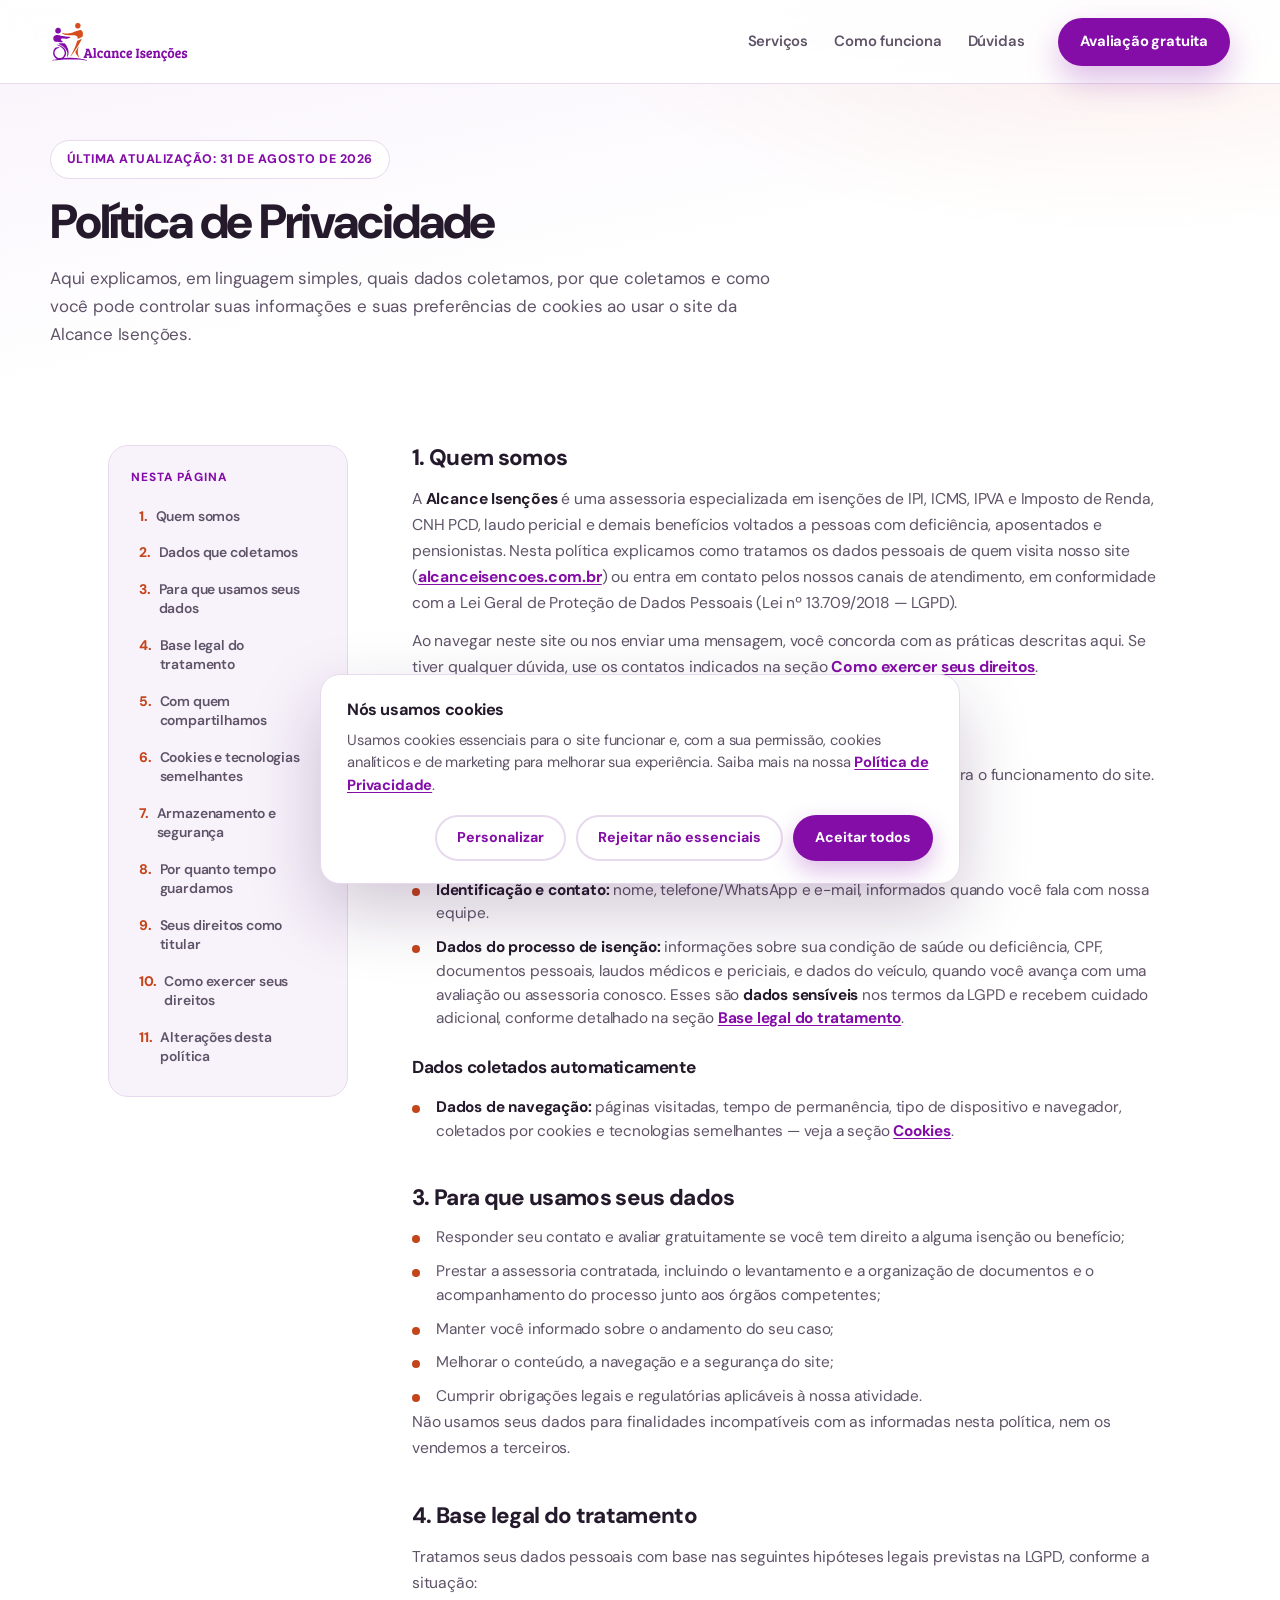
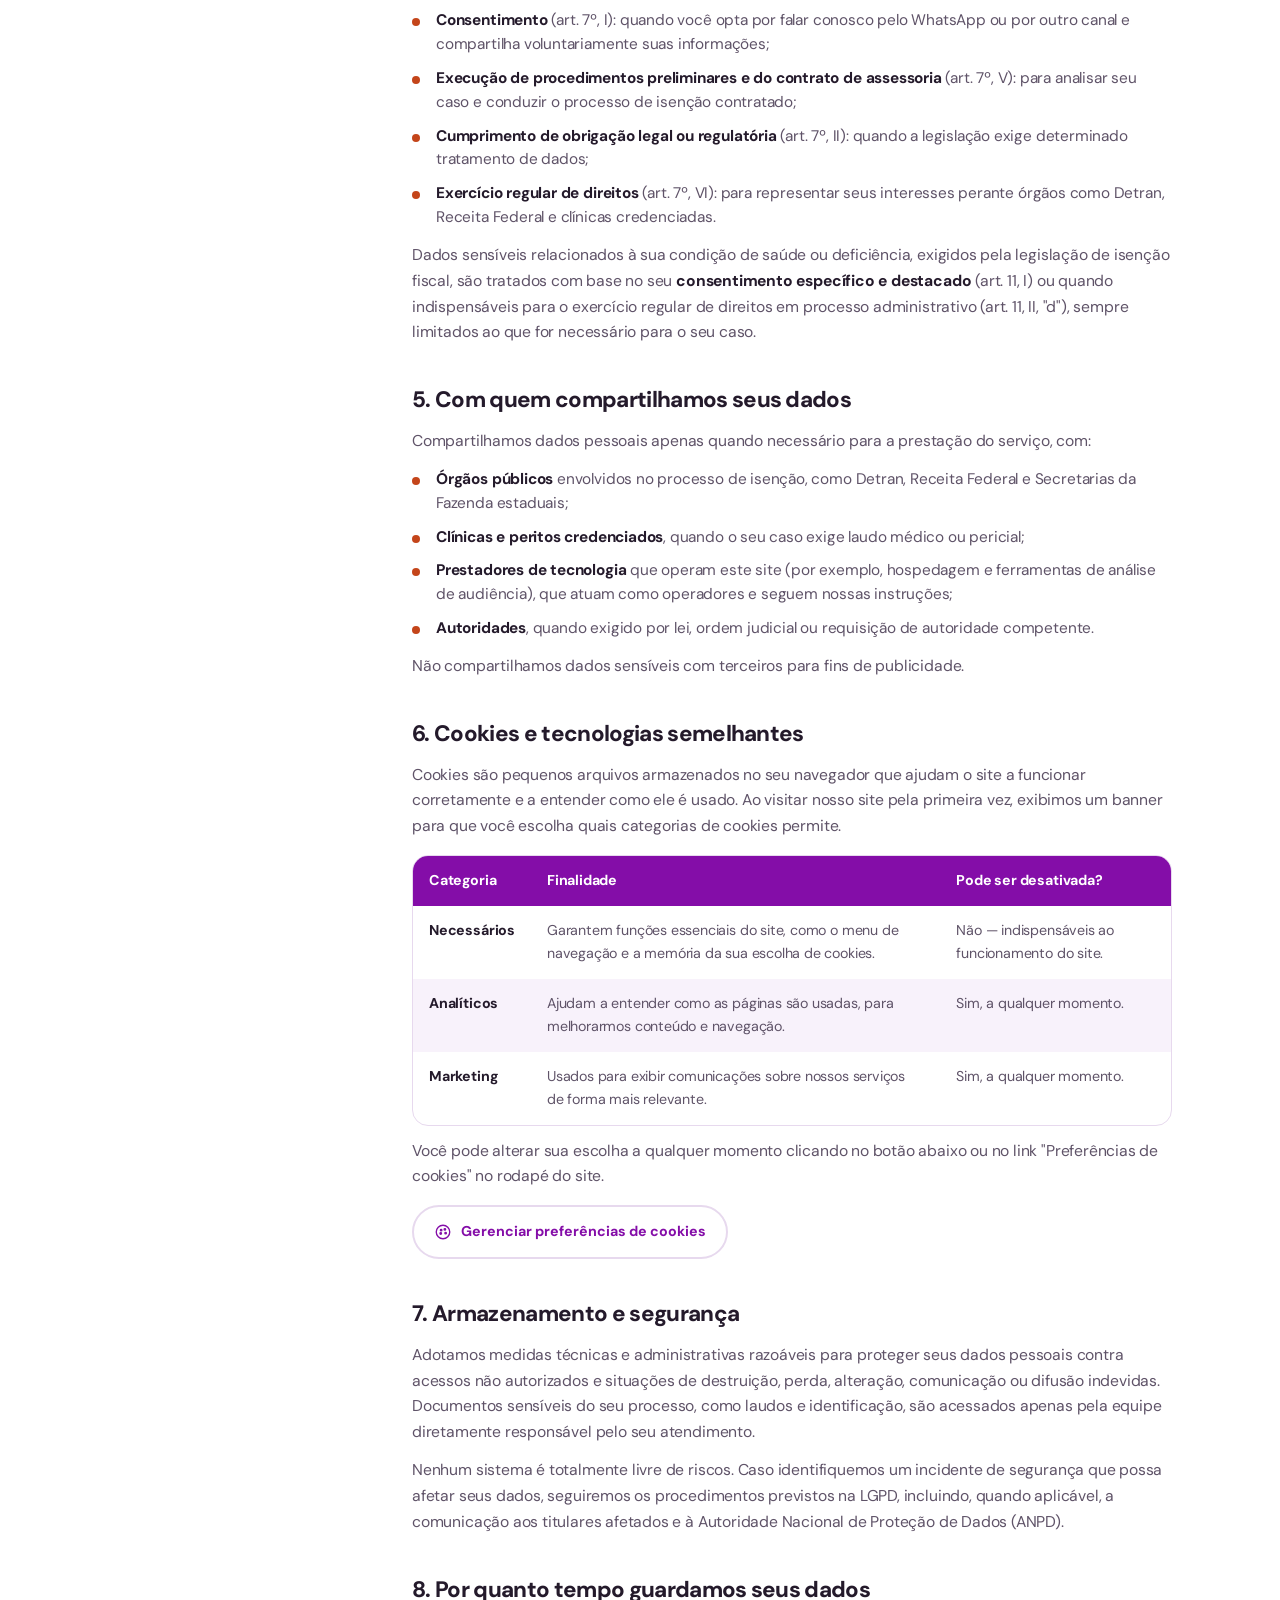
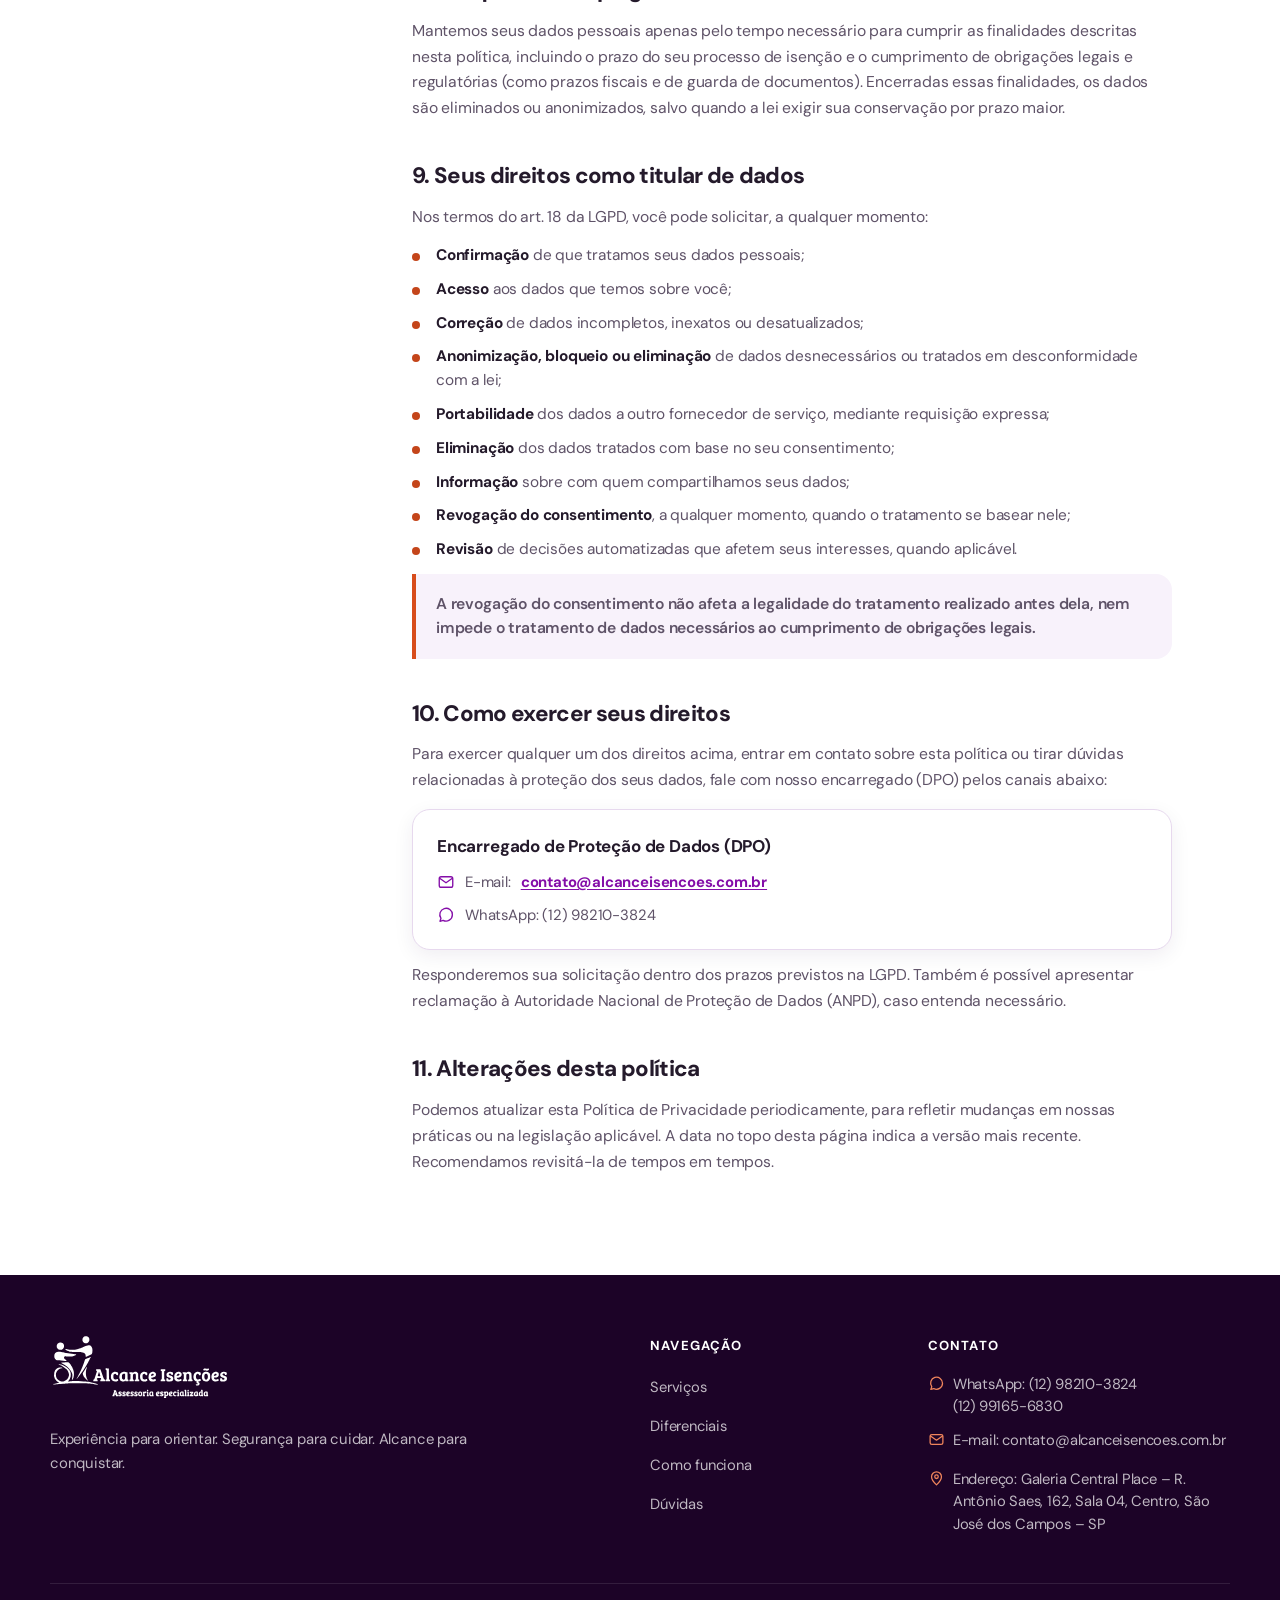
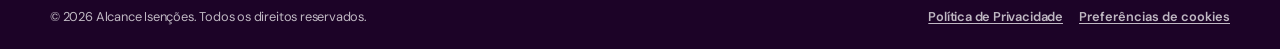
<file: privacidade.html>
<!DOCTYPE html>
<html lang="pt-BR">
<head>
  <meta charset="UTF-8">
  <meta name="viewport" content="width=device-width, initial-scale=1.0">
  <title>Política de Privacidade | Alcance Isenções</title>
  <meta name="description" content="Saiba como a Alcance Isenções coleta, usa e protege seus dados pessoais, em conformidade com a LGPD, e como gerenciar suas preferências de cookies.">
  <meta name="robots" content="index, follow, max-image-preview:large, max-snippet:-1, max-video-preview:-1">
  <meta name="theme-color" content="#840DA8">
  <link rel="canonical" href="https://alcanceisencoes.com.br/privacidade.html">

  <meta property="og:type" content="website">
  <meta property="og:locale" content="pt_BR">
  <meta property="og:url" content="https://alcanceisencoes.com.br/privacidade.html">
  <meta property="og:site_name" content="Alcance Isenções">
  <meta property="og:title" content="Política de Privacidade | Alcance Isenções">
  <meta property="og:description" content="Como coletamos, usamos e protegemos seus dados pessoais, em conformidade com a LGPD, e como gerenciar suas preferências de cookies.">
  <meta property="og:image" content="https://alcanceisencoes.com.br/assets/og-image.jpg">
  <meta property="og:image:secure_url" content="https://alcanceisencoes.com.br/assets/og-image.jpg">
  <meta property="og:image:type" content="image/jpeg">
  <meta property="og:image:width" content="1200">
  <meta property="og:image:height" content="630">

  <meta name="twitter:card" content="summary_large_image">
  <meta name="twitter:title" content="Política de Privacidade | Alcance Isenções">
  <meta name="twitter:description" content="Como coletamos, usamos e protegemos seus dados pessoais, em conformidade com a LGPD, e como gerenciar suas preferências de cookies.">
  <meta name="twitter:image" content="https://alcanceisencoes.com.br/assets/og-image.jpg">

  <link rel="icon" href="assets/logo-simbolo.svg" type="image/svg+xml">
  <link rel="icon" href="assets/favicon-96.png" sizes="96x96" type="image/png">
  <link rel="apple-touch-icon" href="assets/logo-simbolo.png">

  <script type="application/ld+json">
  {
    "@context": "https://schema.org",
    "@type": "WebPage",
    "name": "Política de Privacidade | Alcance Isenções",
    "url": "https://alcanceisencoes.com.br/privacidade.html",
    "description": "Como a Alcance Isenções coleta, usa e protege dados pessoais, em conformidade com a LGPD.",
    "isPartOf": { "@id": "https://alcanceisencoes.com.br/#organizacao" }
  }
  </script>

  <link rel="preconnect" href="https://fonts.googleapis.com">
  <link rel="preconnect" href="https://fonts.gstatic.com" crossorigin>
  <link rel="stylesheet" href="https://fonts.googleapis.com/css2?family=DM+Sans:opsz,wght@9..40,400..900&display=swap">
  <link rel="stylesheet" href="assets/cookie-consent.css">

  <style>
    /* ==========================================================================
       Mesmos tokens do site: cores tiradas dos arquivos originais da logo
       roxo #840DA8   laranja #D84D1C
       ========================================================================== */
    :root {
      --roxo: #840da8;
      --roxo-vivo: #a12ec4;
      --roxo-escuro: #5c0977;
      --roxo-profundo: #2e0640;
      --roxo-tinta: #1c0327;

      --laranja: #d84d1c;
      --laranja-acao: #c4451a;
      --laranja-claro: #f0855c;

      --tinta: #241a2b;
      --tinta-suave: #5f5368;
      --papel: #ffffff;
      --lavanda: #f8f2fb;
      --lavanda-2: #efe1f6;
      --areia: #fdf4ef;
      --linha: #e7d9ee;

      --sombra-sm: 0 6px 20px rgba(46, 6, 64, .07);
      --sombra-md: 0 14px 38px rgba(46, 6, 64, .11);
      --sombra-lg: 0 28px 70px rgba(46, 6, 64, .17);
      --sombra-roxa: 0 14px 32px rgba(132, 13, 168, .28);

      --max: 1180px;
      --max-leitura: 760px;
      --altura-header: 84px;
      --easing: cubic-bezier(.22, .61, .36, 1);
    }

    *, *::before, *::after { box-sizing: border-box; margin: 0; padding: 0; }

    html {
      scroll-behavior: smooth;
      scroll-padding-top: calc(var(--altura-header) + 24px);
      -webkit-text-size-adjust: 100%;
    }

    body {
      color: var(--tinta);
      background: var(--papel);
      font: 400 17px/1.65 "DM Sans", ui-sans-serif, system-ui, -apple-system, "Segoe UI", sans-serif;
      letter-spacing: -.011em;
      -webkit-font-smoothing: antialiased;
    }

    body.menu-aberto { overflow: hidden; }

    a { color: inherit; text-decoration: none; }
    button { font: inherit; color: inherit; cursor: pointer; }
    button, a { -webkit-tap-highlight-color: transparent; }
    img, svg { display: block; max-width: 100%; }
    ul, ol { list-style: none; }

    ::selection { color: #fff; background: var(--roxo); }

    :focus-visible {
      outline: 3px solid var(--roxo);
      outline-offset: 3px;
      border-radius: 4px;
    }

    .container { width: min(calc(100% - 40px), var(--max)); margin-inline: auto; }

    .pular-para-conteudo {
      position: absolute;
      z-index: 200;
      top: 10px;
      left: 50%;
      padding: 12px 22px;
      border-radius: 999px;
      color: #fff;
      background: var(--roxo);
      font-weight: 700;
      transform: translate(-50%, -140%);
      transition: transform .2s var(--easing);
    }
    .pular-para-conteudo:focus { transform: translate(-50%, 0); }

    .sr-only {
      position: absolute;
      width: 1px; height: 1px;
      overflow: hidden;
      clip-path: inset(50%);
      white-space: nowrap;
    }

    /* ==========================================================================
       CABEÇALHO (igual ao das demais páginas)
       ========================================================================== */
    .site-header {
      position: fixed;
      z-index: 100;
      top: 0; right: 0; left: 0;
      height: var(--altura-header);
      border-bottom: 1px solid var(--linha);
      background: rgba(255, 255, 255, .93);
      backdrop-filter: blur(14px) saturate(1.4);
      -webkit-backdrop-filter: blur(14px) saturate(1.4);
    }

    .header-inner {
      display: flex;
      height: 100%;
      align-items: center;
      justify-content: space-between;
      gap: 24px;
    }

    .marca { display: inline-flex; align-items: center; }
    .marca img { width: auto; height: 40px; }

    .nav-principal { display: flex; align-items: center; gap: 22px; }
    .nav-lista { display: flex; align-items: center; gap: 2px; }

    .nav-link {
      display: block;
      padding: 9px 12px;
      border-radius: 99px;
      color: var(--tinta-suave);
      font-size: .93rem;
      font-weight: 600;
      transition: color .2s var(--easing), background-color .2s var(--easing);
    }
    .nav-link:hover { color: var(--roxo); background: var(--lavanda); }

    .btn {
      display: inline-flex;
      min-height: 48px;
      align-items: center;
      justify-content: center;
      gap: 10px;
      padding: 13px 20px;
      border: 2px solid transparent;
      border-radius: 999px;
      cursor: pointer;
      font-size: .92rem;
      font-weight: 700;
      line-height: 1.2;
      text-align: center;
      transition: transform .25s var(--easing), box-shadow .25s var(--easing), background-color .25s var(--easing);
    }
    .btn:hover { transform: translateY(-3px); }
    .btn--roxo { color: #fff; background: var(--roxo); box-shadow: var(--sombra-roxa); }
    .btn--roxo:hover { background: var(--roxo-vivo); }

    .menu-toggle {
      display: none;
      width: 48px; height: 48px;
      border: 1px solid var(--linha);
      border-radius: 14px;
      color: var(--roxo);
      background: var(--papel);
      cursor: pointer;
    }
    .menu-toggle span, .menu-toggle::before, .menu-toggle::after {
      display: block;
      width: 20px; height: 2px;
      margin: 4px auto;
      border-radius: 99px;
      background: currentColor;
      content: "";
      transition: transform .25s var(--easing), opacity .2s var(--easing);
    }
    .menu-aberto .menu-toggle span { opacity: 0; }
    .menu-aberto .menu-toggle::before { transform: translateY(6px) rotate(45deg); }
    .menu-aberto .menu-toggle::after { transform: translateY(-6px) rotate(-45deg); }

    @media (max-width: 1020px) {
      .menu-toggle { display: block; }

      .nav-principal {
        position: fixed;
        top: var(--altura-header); right: 0; left: 0;
        display: grid;
        max-height: 0;
        padding: 0 20px;
        overflow: hidden;
        border-bottom: 1px solid transparent;
        background: #fff;
        opacity: 0;
        transition: max-height .35s var(--easing), padding .35s var(--easing), opacity .25s var(--easing);
      }
      .menu-aberto .nav-principal {
        max-height: calc(100dvh - var(--altura-header));
        padding-top: 22px;
        padding-bottom: 28px;
        border-bottom-color: var(--linha);
        opacity: 1;
        box-shadow: var(--sombra-md);
      }
      .nav-lista { display: grid; gap: 2px; width: 100%; }
      .nav-link { padding: 15px 12px; border-radius: 12px; font-size: 1.02rem; }
      .header-cta { width: 100%; margin-top: 14px; }
    }

    /* ==========================================================================
       CONTEÚDO — POLÍTICA DE PRIVACIDADE
       ========================================================================== */
    .politica-topo {
      padding: calc(var(--altura-header) + 56px) 0 40px;
      background:
        radial-gradient(70% 90% at 88% 6%, rgba(216, 77, 28, .08), transparent 60%),
        linear-gradient(168deg, var(--lavanda) 0%, #fff 60%);
    }

    .selo-atualizacao {
      display: inline-flex;
      align-items: center;
      gap: 8px;
      margin-bottom: 18px;
      padding: 8px 16px;
      border: 1px solid var(--linha);
      border-radius: 999px;
      background: #fff;
      color: var(--roxo);
      font-size: .78rem;
      font-weight: 800;
      letter-spacing: .04em;
      text-transform: uppercase;
    }

    .politica-topo h1 {
      max-width: 20ch;
      font-size: clamp(2rem, 4.4vw, 3rem);
      font-weight: 800;
      letter-spacing: -.045em;
      line-height: 1.06;
    }

    .politica-topo .lead {
      max-width: 62ch;
      margin-top: 18px;
      color: var(--tinta-suave);
      font-size: 1.06rem;
    }

    .politica-corpo { padding: 56px 0 100px; }

    .politica-layout {
      display: grid;
      align-items: start;
      grid-template-columns: minmax(0, 240px) minmax(0, var(--max-leitura));
      gap: clamp(32px, 5vw, 64px);
      justify-content: center;
    }

    .politica-indice {
      position: sticky;
      top: calc(var(--altura-header) + 24px);
      padding: 22px;
      border: 1px solid var(--linha);
      border-radius: 20px;
      background: var(--lavanda);
    }
    .politica-indice h2 {
      margin-bottom: 12px;
      color: var(--roxo);
      font-size: .74rem;
      font-weight: 800;
      letter-spacing: .09em;
      text-transform: uppercase;
    }
    .politica-indice ol { display: grid; gap: 3px; counter-reset: indice; }
    .politica-indice li { counter-increment: indice; }
    .politica-indice a {
      display: flex;
      gap: 8px;
      padding: 7px 8px;
      border-radius: 10px;
      color: var(--tinta-suave);
      font-size: .87rem;
      font-weight: 600;
      line-height: 1.4;
      transition: color .2s var(--easing), background-color .2s var(--easing);
    }
    .politica-indice a::before {
      content: counter(indice) ".";
      flex: 0 0 auto;
      color: var(--laranja-acao);
      font-weight: 800;
    }
    .politica-indice a:hover { color: var(--roxo); background: #fff; }

    .politica-conteudo { min-width: 0; max-width: var(--max-leitura); }

    .politica-conteudo section { margin-bottom: 42px; scroll-margin-top: calc(var(--altura-header) + 24px); }
    .politica-conteudo section:last-child { margin-bottom: 0; }

    .politica-conteudo h2 {
      margin-bottom: 14px;
      font-size: 1.4rem;
      font-weight: 800;
      letter-spacing: -.03em;
      line-height: 1.2;
    }

    .politica-conteudo h3 {
      margin: 22px 0 8px;
      font-size: 1.08rem;
      font-weight: 700;
      letter-spacing: -.024em;
    }

    .politica-conteudo p { margin-top: 12px; color: var(--tinta-suave); font-size: .98rem; }
    .politica-conteudo p:first-of-type { margin-top: 0; }
    .politica-conteudo strong { color: var(--tinta); font-weight: 700; }
    .politica-conteudo a { color: var(--roxo); font-weight: 700; text-decoration: underline; text-underline-offset: 2px; }

    .politica-lista { display: grid; gap: 10px; margin-top: 14px; }
    .politica-lista li {
      position: relative;
      padding-left: 24px;
      color: var(--tinta-suave);
      font-size: .96rem;
      line-height: 1.55;
    }
    .politica-lista li::before {
      position: absolute;
      top: 9px; left: 0;
      width: 8px; height: 8px;
      border-radius: 50%;
      background: var(--laranja-acao);
      content: "";
    }
    .politica-lista strong { color: var(--tinta); }

    .politica-tabela-wrap { overflow-x: auto; margin-top: 16px; border: 1px solid var(--linha); border-radius: 16px; }
    .politica-tabela { width: 100%; min-width: 560px; border-collapse: collapse; font-size: .89rem; }
    .politica-tabela th, .politica-tabela td { padding: 13px 16px; text-align: left; vertical-align: top; }
    .politica-tabela thead th { color: #fff; background: var(--roxo); font-weight: 700; }
    .politica-tabela tbody tr:nth-child(even) { background: var(--lavanda); }
    .politica-tabela tbody td { color: var(--tinta-suave); }
    .politica-tabela tbody td:first-child { color: var(--tinta); font-weight: 700; }

    .politica-destaque {
      margin-top: 18px;
      padding: 18px 20px;
      border-left: 4px solid var(--laranja);
      border-radius: 0 16px 16px 0;
      background: var(--lavanda);
      color: var(--roxo-escuro);
      font-size: .93rem;
      font-weight: 600;
      line-height: 1.55;
    }

    .politica-cartao-contato {
      margin-top: 16px;
      padding: 22px 24px;
      border: 1px solid var(--linha);
      border-radius: 18px;
      background: var(--papel);
      box-shadow: var(--sombra-sm);
    }
    .politica-cartao-contato ul { display: grid; gap: 8px; margin-top: 10px; }
    .politica-cartao-contato li { display: flex; align-items: center; gap: 10px; color: var(--tinta-suave); font-size: .93rem; }
    .politica-cartao-contato svg { width: 18px; height: 18px; flex: 0 0 auto; color: var(--roxo); }

    .btn-preferencias-cookies {
      display: inline-flex;
      align-items: center;
      gap: 9px;
      margin-top: 16px;
      padding: 13px 20px;
      border: 2px solid var(--linha);
      border-radius: 999px;
      background: #fff;
      color: var(--roxo);
      font-size: .89rem;
      font-weight: 700;
      cursor: pointer;
      transition: border-color .2s var(--easing), background-color .2s var(--easing);
    }
    .btn-preferencias-cookies:hover { border-color: var(--roxo); background: var(--lavanda); }
    .btn-preferencias-cookies svg { width: 18px; height: 18px; }

    @media (max-width: 900px) {
      .politica-layout { grid-template-columns: minmax(0, var(--max-leitura)); }
      .politica-indice { position: static; }
    }

    /* ==========================================================================
       RODAPÉ (igual ao das demais páginas)
       ========================================================================== */
    .site-footer { color: rgba(255, 255, 255, .72); background: var(--roxo-tinta); }

    .footer-main {
      display: grid;
      padding: 60px 0 48px;
      grid-template-columns: 1.35fr .55fr .75fr;
      gap: 56px;
    }

    .footer-logo-chip { display: inline-flex; align-items: center; }
    .footer-logo-chip img { width: auto; height: 64px; filter: brightness(0) invert(1); }
    .footer-sobre p { max-width: 46ch; margin-top: 20px; font-size: .93rem; }

    .footer-coluna h3 {
      margin-bottom: 16px;
      color: #fff;
      font-size: .82rem;
      font-weight: 700;
      letter-spacing: .09em;
      text-transform: uppercase;
    }
    .footer-coluna ul { display: grid; gap: 11px; }

    .footer-link {
      display: inline-flex;
      align-items: flex-start;
      gap: 8px;
      font-size: .92rem;
      line-height: 1.5;
      transition: color .2s var(--easing);
    }
    .footer-link:hover { color: var(--laranja-claro); }
    .footer-link svg { width: 17px; height: 17px; margin-top: 2px; flex: 0 0 auto; color: var(--laranja-claro); }

    .footer-base {
      display: flex;
      flex-wrap: wrap;
      align-items: center;
      justify-content: space-between;
      gap: 14px 20px;
      padding: 22px 0;
      border-top: 1px solid rgba(255, 255, 255, .1);
      font-size: .8rem;
    }
    .footer-base-links { display: flex; flex-wrap: wrap; align-items: center; gap: 6px 16px; }
    .footer-base a { color: rgba(255, 255, 255, .72); font-weight: 600; text-decoration: underline; text-underline-offset: 2px; }
    .footer-base a:hover { color: #fff; }
    .footer-base button.link-cookies {
      color: rgba(255, 255, 255, .72);
      font: inherit;
      font-weight: 600;
      text-decoration: underline;
      text-underline-offset: 2px;
      background: none;
      border: 0;
      cursor: pointer;
    }
    .footer-base button.link-cookies:hover { color: #fff; }

    @media (max-width: 900px) {
      .footer-main { grid-template-columns: 1fr 1fr; gap: 36px; }
      .footer-sobre { grid-column: 1 / -1; }
    }
    @media (max-width: 560px) {
      .footer-main { grid-template-columns: 1fr; padding: 48px 0 40px; }
      .footer-base { flex-direction: column; align-items: flex-start; }
    }

    @media (prefers-reduced-motion: reduce) {
      html { scroll-behavior: auto; }
      *, *::before, *::after { transition-duration: .01ms !important; animation-duration: .01ms !important; }
    }
  </style>
</head>

<body>
  <a class="pular-para-conteudo" href="#conteudo">Pular para o conteúdo</a>

  <header class="site-header" id="site-header">
    <div class="container header-inner">
      <a class="marca" href="index.html" aria-label="Alcance Isenções — ir para o início">
        <img src="assets/logo-marca.svg" alt="Alcance Isenções" width="1374" height="398" decoding="async">
      </a>

      <button class="menu-toggle" type="button" id="menu-toggle" aria-expanded="false" aria-controls="nav-principal" aria-label="Abrir menu de navegação">
        <span></span>
      </button>

      <nav class="nav-principal" id="nav-principal" aria-label="Navegação principal">
        <ul class="nav-lista">
          <li><a class="nav-link" href="index.html#servicos">Serviços</a></li>
          <li><a class="nav-link" href="index.html#como-funciona">Como funciona</a></li>
          <li><a class="nav-link" href="index.html#duvidas">Dúvidas</a></li>
        </ul>
        <a class="btn btn--roxo header-cta" href="index.html#contato">Avaliação gratuita</a>
      </nav>
    </div>
  </header>

  <main id="conteudo">
    <section class="politica-topo">
      <div class="container">
        <span class="selo-atualizacao">Última atualização: 31 de agosto de 2026</span>
        <h1>Política de Privacidade</h1>
        <p class="lead">Aqui explicamos, em linguagem simples, quais dados coletamos, por que coletamos e como você pode controlar suas informações e suas preferências de cookies ao usar o site da Alcance Isenções.</p>
      </div>
    </section>

    <section class="politica-corpo">
      <div class="container politica-layout">
        <nav class="politica-indice" aria-label="Sumário desta política">
          <h2>Nesta página</h2>
          <ol>
            <li><a href="#quem-somos">Quem somos</a></li>
            <li><a href="#dados-coletados">Dados que coletamos</a></li>
            <li><a href="#finalidade">Para que usamos seus dados</a></li>
            <li><a href="#base-legal">Base legal do tratamento</a></li>
            <li><a href="#compartilhamento">Com quem compartilhamos</a></li>
            <li><a href="#cookies">Cookies e tecnologias semelhantes</a></li>
            <li><a href="#seguranca">Armazenamento e segurança</a></li>
            <li><a href="#retencao">Por quanto tempo guardamos</a></li>
            <li><a href="#direitos">Seus direitos como titular</a></li>
            <li><a href="#exercicio">Como exercer seus direitos</a></li>
            <li><a href="#alteracoes">Alterações desta política</a></li>
          </ol>
        </nav>

        <article class="politica-conteudo">
          <section id="quem-somos" aria-labelledby="titulo-quem-somos">
            <h2 id="titulo-quem-somos">1. Quem somos</h2>
            <p>A <strong>Alcance Isenções</strong> é uma assessoria especializada em isenções de IPI, ICMS, IPVA e Imposto de Renda, CNH PCD, laudo pericial e demais benefícios voltados a pessoas com deficiência, aposentados e pensionistas. Nesta política explicamos como tratamos os dados pessoais de quem visita nosso site (<a href="https://alcanceisencoes.com.br/">alcanceisencoes.com.br</a>) ou entra em contato pelos nossos canais de atendimento, em conformidade com a Lei Geral de Proteção de Dados Pessoais (Lei nº 13.709/2018 — LGPD).</p>
            <p>Ao navegar neste site ou nos enviar uma mensagem, você concorda com as práticas descritas aqui. Se tiver qualquer dúvida, use os contatos indicados na seção <a href="#exercicio">Como exercer seus direitos</a>.</p>
          </section>

          <section id="dados-coletados" aria-labelledby="titulo-dados-coletados">
            <h2 id="titulo-dados-coletados">2. Dados que coletamos</h2>
            <p>Coletamos apenas os dados necessários para prestar nossa assessoria e para o funcionamento do site. Eles podem ser divididos em três grupos:</p>

            <h3>Dados fornecidos por você</h3>
            <ul class="politica-lista">
              <li><strong>Identificação e contato:</strong> nome, telefone/WhatsApp e e-mail, informados quando você fala com nossa equipe.</li>
              <li><strong>Dados do processo de isenção:</strong> informações sobre sua condição de saúde ou deficiência, CPF, documentos pessoais, laudos médicos e periciais, e dados do veículo, quando você avança com uma avaliação ou assessoria conosco. Esses são <strong>dados sensíveis</strong> nos termos da LGPD e recebem cuidado adicional, conforme detalhado na seção <a href="#base-legal">Base legal do tratamento</a>.</li>
            </ul>

            <h3>Dados coletados automaticamente</h3>
            <ul class="politica-lista">
              <li><strong>Dados de navegação:</strong> páginas visitadas, tempo de permanência, tipo de dispositivo e navegador, coletados por cookies e tecnologias semelhantes — veja a seção <a href="#cookies">Cookies</a>.</li>
            </ul>
          </section>

          <section id="finalidade" aria-labelledby="titulo-finalidade">
            <h2 id="titulo-finalidade">3. Para que usamos seus dados</h2>
            <ul class="politica-lista">
              <li>Responder seu contato e avaliar gratuitamente se você tem direito a alguma isenção ou benefício;</li>
              <li>Prestar a assessoria contratada, incluindo o levantamento e a organização de documentos e o acompanhamento do processo junto aos órgãos competentes;</li>
              <li>Manter você informado sobre o andamento do seu caso;</li>
              <li>Melhorar o conteúdo, a navegação e a segurança do site;</li>
              <li>Cumprir obrigações legais e regulatórias aplicáveis à nossa atividade.</li>
            </ul>
            <p>Não usamos seus dados para finalidades incompatíveis com as informadas nesta política, nem os vendemos a terceiros.</p>
          </section>

          <section id="base-legal" aria-labelledby="titulo-base-legal">
            <h2 id="titulo-base-legal">4. Base legal do tratamento</h2>
            <p>Tratamos seus dados pessoais com base nas seguintes hipóteses legais previstas na LGPD, conforme a situação:</p>
            <ul class="politica-lista">
              <li><strong>Consentimento</strong> (art. 7º, I): quando você opta por falar conosco pelo WhatsApp ou por outro canal e compartilha voluntariamente suas informações;</li>
              <li><strong>Execução de procedimentos preliminares e do contrato de assessoria</strong> (art. 7º, V): para analisar seu caso e conduzir o processo de isenção contratado;</li>
              <li><strong>Cumprimento de obrigação legal ou regulatória</strong> (art. 7º, II): quando a legislação exige determinado tratamento de dados;</li>
              <li><strong>Exercício regular de direitos</strong> (art. 7º, VI): para representar seus interesses perante órgãos como Detran, Receita Federal e clínicas credenciadas.</li>
            </ul>
            <p>Dados sensíveis relacionados à sua condição de saúde ou deficiência, exigidos pela legislação de isenção fiscal, são tratados com base no seu <strong>consentimento específico e destacado</strong> (art. 11, I) ou quando indispensáveis para o exercício regular de direitos em processo administrativo (art. 11, II, "d"), sempre limitados ao que for necessário para o seu caso.</p>
          </section>

          <section id="compartilhamento" aria-labelledby="titulo-compartilhamento">
            <h2 id="titulo-compartilhamento">5. Com quem compartilhamos seus dados</h2>
            <p>Compartilhamos dados pessoais apenas quando necessário para a prestação do serviço, com:</p>
            <ul class="politica-lista">
              <li><strong>Órgãos públicos</strong> envolvidos no processo de isenção, como Detran, Receita Federal e Secretarias da Fazenda estaduais;</li>
              <li><strong>Clínicas e peritos credenciados</strong>, quando o seu caso exige laudo médico ou pericial;</li>
              <li><strong>Prestadores de tecnologia</strong> que operam este site (por exemplo, hospedagem e ferramentas de análise de audiência), que atuam como operadores e seguem nossas instruções;</li>
              <li><strong>Autoridades</strong>, quando exigido por lei, ordem judicial ou requisição de autoridade competente.</li>
            </ul>
            <p>Não compartilhamos dados sensíveis com terceiros para fins de publicidade.</p>
          </section>

          <section id="cookies" aria-labelledby="titulo-cookies">
            <h2 id="titulo-cookies">6. Cookies e tecnologias semelhantes</h2>
            <p>Cookies são pequenos arquivos armazenados no seu navegador que ajudam o site a funcionar corretamente e a entender como ele é usado. Ao visitar nosso site pela primeira vez, exibimos um banner para que você escolha quais categorias de cookies permite.</p>

            <div class="politica-tabela-wrap">
              <table class="politica-tabela">
                <thead>
                  <tr>
                    <th scope="col">Categoria</th>
                    <th scope="col">Finalidade</th>
                    <th scope="col">Pode ser desativada?</th>
                  </tr>
                </thead>
                <tbody>
                  <tr>
                    <td>Necessários</td>
                    <td>Garantem funções essenciais do site, como o menu de navegação e a memória da sua escolha de cookies.</td>
                    <td>Não — indispensáveis ao funcionamento do site.</td>
                  </tr>
                  <tr>
                    <td>Analíticos</td>
                    <td>Ajudam a entender como as páginas são usadas, para melhorarmos conteúdo e navegação.</td>
                    <td>Sim, a qualquer momento.</td>
                  </tr>
                  <tr>
                    <td>Marketing</td>
                    <td>Usados para exibir comunicações sobre nossos serviços de forma mais relevante.</td>
                    <td>Sim, a qualquer momento.</td>
                  </tr>
                </tbody>
              </table>
            </div>

            <p>Você pode alterar sua escolha a qualquer momento clicando no botão abaixo ou no link "Preferências de cookies" no rodapé do site.</p>
            <button type="button" class="btn-preferencias-cookies" id="botao-preferencias-cookies">
              <svg viewBox="0 0 24 24" fill="none" stroke="currentColor" stroke-width="1.8" stroke-linecap="round" stroke-linejoin="round" aria-hidden="true"><circle cx="12" cy="12" r="9"/><circle cx="9.5" cy="9.5" r="1"/><circle cx="14.5" cy="8.5" r="1"/><circle cx="15.5" cy="13.5" r="1"/><circle cx="9" cy="14" r="1"/></svg>
              Gerenciar preferências de cookies
            </button>
          </section>

          <section id="seguranca" aria-labelledby="titulo-seguranca">
            <h2 id="titulo-seguranca">7. Armazenamento e segurança</h2>
            <p>Adotamos medidas técnicas e administrativas razoáveis para proteger seus dados pessoais contra acessos não autorizados e situações de destruição, perda, alteração, comunicação ou difusão indevidas. Documentos sensíveis do seu processo, como laudos e identificação, são acessados apenas pela equipe diretamente responsável pelo seu atendimento.</p>
            <p>Nenhum sistema é totalmente livre de riscos. Caso identifiquemos um incidente de segurança que possa afetar seus dados, seguiremos os procedimentos previstos na LGPD, incluindo, quando aplicável, a comunicação aos titulares afetados e à Autoridade Nacional de Proteção de Dados (ANPD).</p>
          </section>

          <section id="retencao" aria-labelledby="titulo-retencao">
            <h2 id="titulo-retencao">8. Por quanto tempo guardamos seus dados</h2>
            <p>Mantemos seus dados pessoais apenas pelo tempo necessário para cumprir as finalidades descritas nesta política, incluindo o prazo do seu processo de isenção e o cumprimento de obrigações legais e regulatórias (como prazos fiscais e de guarda de documentos). Encerradas essas finalidades, os dados são eliminados ou anonimizados, salvo quando a lei exigir sua conservação por prazo maior.</p>
          </section>

          <section id="direitos" aria-labelledby="titulo-direitos">
            <h2 id="titulo-direitos">9. Seus direitos como titular de dados</h2>
            <p>Nos termos do art. 18 da LGPD, você pode solicitar, a qualquer momento:</p>
            <ul class="politica-lista">
              <li><strong>Confirmação</strong> de que tratamos seus dados pessoais;</li>
              <li><strong>Acesso</strong> aos dados que temos sobre você;</li>
              <li><strong>Correção</strong> de dados incompletos, inexatos ou desatualizados;</li>
              <li><strong>Anonimização, bloqueio ou eliminação</strong> de dados desnecessários ou tratados em desconformidade com a lei;</li>
              <li><strong>Portabilidade</strong> dos dados a outro fornecedor de serviço, mediante requisição expressa;</li>
              <li><strong>Eliminação</strong> dos dados tratados com base no seu consentimento;</li>
              <li><strong>Informação</strong> sobre com quem compartilhamos seus dados;</li>
              <li><strong>Revogação do consentimento</strong>, a qualquer momento, quando o tratamento se basear nele;</li>
              <li><strong>Revisão</strong> de decisões automatizadas que afetem seus interesses, quando aplicável.</li>
            </ul>
            <p class="politica-destaque">A revogação do consentimento não afeta a legalidade do tratamento realizado antes dela, nem impede o tratamento de dados necessários ao cumprimento de obrigações legais.</p>
          </section>

          <section id="exercicio" aria-labelledby="titulo-exercicio">
            <h2 id="titulo-exercicio">10. Como exercer seus direitos</h2>
            <p>Para exercer qualquer um dos direitos acima, entrar em contato sobre esta política ou tirar dúvidas relacionadas à proteção dos seus dados, fale com nosso encarregado (DPO) pelos canais abaixo:</p>
            <div class="politica-cartao-contato">
              <strong>Encarregado de Proteção de Dados (DPO)</strong>
              <ul>
                <li>
                  <svg viewBox="0 0 24 24" fill="none" stroke="currentColor" stroke-width="1.8" stroke-linecap="round" stroke-linejoin="round" aria-hidden="true"><rect x="3" y="5" width="18" height="14" rx="2.5"/><path d="m3.5 7 8.5 6 8.5-6"/></svg>
                  E-mail: <a href="mailto:contato@alcanceisencoes.com.br">contato@alcanceisencoes.com.br</a>
                </li>
                <li>
                  <svg viewBox="0 0 24 24" fill="none" stroke="currentColor" stroke-width="1.8" stroke-linecap="round" stroke-linejoin="round" aria-hidden="true"><path d="M20.5 11.7a8.4 8.4 0 0 1-12.4 7.4L4 20.4l1.3-4a8.4 8.4 0 1 1 15.2-4.7Z"/></svg>
                  WhatsApp: (12) 98210-3824
                </li>
              </ul>
            </div>
            <p>Responderemos sua solicitação dentro dos prazos previstos na LGPD. Também é possível apresentar reclamação à Autoridade Nacional de Proteção de Dados (ANPD), caso entenda necessário.</p>
          </section>

          <section id="alteracoes" aria-labelledby="titulo-alteracoes">
            <h2 id="titulo-alteracoes">11. Alterações desta política</h2>
            <p>Podemos atualizar esta Política de Privacidade periodicamente, para refletir mudanças em nossas práticas ou na legislação aplicável. A data no topo desta página indica a versão mais recente. Recomendamos revisitá-la de tempos em tempos.</p>
          </section>
        </article>
      </div>
    </section>
  </main>

  <!-- ===================== RODAPÉ ===================== -->
  <footer class="site-footer">
    <div class="container footer-main">
      <div class="footer-sobre">
        <a class="footer-logo-chip" href="index.html" aria-label="Alcance Isenções — ir para o início">
          <img src="assets/logo-horizontal.svg" alt="Alcance Isenções — assessoria especializada" width="1374" height="495" loading="lazy" decoding="async">
        </a>
        <p>Experiência para orientar. Segurança para cuidar. Alcance para conquistar.</p>
      </div>

      <nav class="footer-coluna" aria-label="Navegação do rodapé">
        <h3>Navegação</h3>
        <ul>
          <li><a class="footer-link" href="index.html#servicos">Serviços</a></li>
          <li><a class="footer-link" href="index.html#diferenciais">Diferenciais</a></li>
          <li><a class="footer-link" href="index.html#como-funciona">Como funciona</a></li>
          <li><a class="footer-link" href="index.html#duvidas">Dúvidas</a></li>
        </ul>
      </nav>

      <div class="footer-coluna">
        <h3>Contato</h3>
        <ul>
          <li><a class="footer-link" href="https://wa.me/5512982103824" target="_blank" rel="noopener noreferrer">
            <svg viewBox="0 0 24 24" fill="none" stroke="currentColor" stroke-width="1.8" stroke-linecap="round" stroke-linejoin="round" aria-hidden="true"><path d="M20.5 11.7a8.4 8.4 0 0 1-12.4 7.4L4 20.4l1.3-4a8.4 8.4 0 1 1 15.2-4.7Z"/></svg>
            <span>WhatsApp: (12) 98210-3824<br>(12) 99165-6830</span></a></li>
          <li><a class="footer-link" href="mailto:contato@alcanceisencoes.com.br">
            <svg viewBox="0 0 24 24" fill="none" stroke="currentColor" stroke-width="1.8" stroke-linecap="round" stroke-linejoin="round" aria-hidden="true"><rect x="3" y="5" width="18" height="14" rx="2.5"/><path d="m3.5 7 8.5 6 8.5-6"/></svg>
            E-mail: contato@alcanceisencoes.com.br</a></li>
          <li><span class="footer-link">
            <svg viewBox="0 0 24 24" fill="none" stroke="currentColor" stroke-width="1.8" stroke-linecap="round" stroke-linejoin="round" aria-hidden="true"><path d="M12 21s7-6.5 7-11.5a7 7 0 1 0-14 0C5 14.5 12 21 12 21Z"/><circle cx="12" cy="9.5" r="2.5"/></svg>
            Endereço: Galeria Central Place – R. Antônio Saes, 162, Sala 04, Centro, São José dos Campos – SP</span></li>
        </ul>
      </div>
    </div>

    <div class="container footer-base">
      <span>© <span id="ano-atual">2026</span> Alcance Isenções. Todos os direitos reservados.</span>
      <div class="footer-base-links">
        <a href="privacidade.html">Política de Privacidade</a>
        <button type="button" class="link-cookies" id="link-preferencias-rodape">Preferências de cookies</button>
      </div>
    </div>
  </footer>

  <script src="assets/cookie-consent.js" defer></script>
  <script>
    (function () {
      "use strict";

      var toggle = document.getElementById("menu-toggle");
      var navItens = document.querySelectorAll(".nav-link, .header-cta");

      function fecharMenu() {
        document.body.classList.remove("menu-aberto");
        toggle.setAttribute("aria-expanded", "false");
        toggle.setAttribute("aria-label", "Abrir menu de navegação");
      }

      toggle.addEventListener("click", function () {
        var aberto = document.body.classList.toggle("menu-aberto");
        toggle.setAttribute("aria-expanded", String(aberto));
        toggle.setAttribute("aria-label", aberto ? "Fechar menu de navegação" : "Abrir menu de navegação");
      });

      navItens.forEach(function (item) { item.addEventListener("click", fecharMenu); });

      document.addEventListener("keydown", function (e) {
        if (e.key === "Escape" && document.body.classList.contains("menu-aberto")) {
          fecharMenu();
          toggle.focus();
        }
      });

      var anoAtual = document.getElementById("ano-atual");
      if (anoAtual) anoAtual.textContent = String(new Date().getFullYear());

      function abrirPreferencias() {
        if (typeof window.AlcancePreferenciasCookies === "function") {
          window.AlcancePreferenciasCookies();
        }
      }

      var botaoConteudo = document.getElementById("botao-preferencias-cookies");
      var botaoRodape = document.getElementById("link-preferencias-rodape");
      if (botaoConteudo) botaoConteudo.addEventListener("click", abrirPreferencias);
      if (botaoRodape) botaoRodape.addEventListener("click", abrirPreferencias);
    })();
  </script>
</body>
</html>
</file>
<file: assets/cookie-consent.css>
/* ==========================================================================
   BANNER DE COOKIES + PAINEL DE PREFERÊNCIAS
   Compartilhado entre todas as páginas do site. Usa os tokens de cor já
   definidos no :root de cada página (roxo/laranja da marca), com fallback
   para o caso de ser carregado numa página que ainda não os declarou.
   ========================================================================== */

.cookie-banner {
  position: fixed;
  z-index: 300;
  right: 16px;
  bottom: 16px;
  left: 16px;
  display: flex;
  flex-direction: column;
  gap: 18px;
  max-width: 640px;
  margin-inline: auto;
  padding: 22px 26px;
  border: 1px solid var(--linha, #e7d9ee);
  border-radius: 20px;
  background: #fff;
  box-shadow: 0 28px 70px rgba(46, 6, 64, .22);
  font: 400 15px/1.55 "DM Sans", ui-sans-serif, system-ui, -apple-system, "Segoe UI", sans-serif;
  letter-spacing: -.011em;
  color: var(--tinta, #241a2b);
  opacity: 0;
  transform: translateY(24px);
  transition: opacity .3s cubic-bezier(.22, .61, .36, 1), transform .3s cubic-bezier(.22, .61, .36, 1), visibility 0s linear .3s;
  visibility: hidden;
}

.cookie-banner.is-visible {
  opacity: 1;
  transform: translateY(0);
  visibility: visible;
  transition: opacity .3s cubic-bezier(.22, .61, .36, 1), transform .3s cubic-bezier(.22, .61, .36, 1);
}

.cookie-banner-texto { min-width: 0; }

.cookie-banner-texto strong {
  display: block;
  margin-bottom: 6px;
  font-size: 1.02rem;
  font-weight: 700;
  letter-spacing: -.024em;
}

.cookie-banner-texto p { color: var(--tinta-suave, #5f5368); font-size: .92rem; }

.cookie-banner-texto a {
  color: var(--roxo, #840da8);
  font-weight: 700;
  text-decoration: underline;
  text-underline-offset: 2px;
}

.cookie-banner-acoes {
  display: flex;
  flex-wrap: wrap;
  align-items: center;
  justify-content: flex-end;
  gap: 10px;
}

.cookie-btn {
  display: inline-flex;
  min-height: 46px;
  align-items: center;
  justify-content: center;
  padding: 12px 20px;
  border: 2px solid transparent;
  border-radius: 999px;
  cursor: pointer;
  font-size: .89rem;
  font-weight: 700;
  line-height: 1.2;
  white-space: nowrap;
  transition: transform .2s cubic-bezier(.22, .61, .36, 1), box-shadow .2s cubic-bezier(.22, .61, .36, 1),
              background-color .2s cubic-bezier(.22, .61, .36, 1), border-color .2s cubic-bezier(.22, .61, .36, 1);
}
.cookie-btn:hover { transform: translateY(-2px); }

.cookie-btn--contorno { color: var(--roxo, #840da8); border-color: var(--linha, #e7d9ee); background: #fff; }
.cookie-btn--contorno:hover { border-color: var(--roxo, #840da8); background: var(--lavanda, #f8f2fb); }

.cookie-btn--roxo { color: #fff; background: var(--roxo, #840da8); box-shadow: 0 10px 24px rgba(132, 13, 168, .28); }
.cookie-btn--roxo:hover { background: var(--roxo-vivo, #a12ec4); }

.cookie-btn--laranja { color: #fff; background: var(--laranja-acao, #c4451a); box-shadow: 0 10px 24px rgba(216, 77, 28, .3); }
.cookie-btn--laranja:hover { background: var(--laranja, #d84d1c); }

/* ---------- painel de preferências ---------- */
.cookie-overlay {
  position: fixed;
  z-index: 310;
  inset: 0;
  display: flex;
  align-items: center;
  justify-content: center;
  padding: 20px;
  background: rgba(28, 3, 39, .5);
  backdrop-filter: blur(3px);
  opacity: 0;
  pointer-events: none;
  transition: opacity .25s cubic-bezier(.22, .61, .36, 1);
}

.cookie-overlay.is-visible { opacity: 1; pointer-events: auto; }

.cookie-painel {
  display: flex;
  overflow: hidden;
  width: min(100%, 540px);
  max-height: min(88vh, 720px);
  flex-direction: column;
  border-radius: 24px;
  background: #fff;
  box-shadow: 0 28px 70px rgba(46, 6, 64, .28);
  font: 400 15px/1.55 "DM Sans", ui-sans-serif, system-ui, -apple-system, "Segoe UI", sans-serif;
  letter-spacing: -.011em;
  color: var(--tinta, #241a2b);
  transform: scale(.96);
  transition: transform .25s cubic-bezier(.22, .61, .36, 1);
}

/* cabeçalho e ações ficam sempre visíveis; só a lista de categorias rola —
   importante para o público idoso/PCD do site não perder o botão de salvar */
.cookie-painel-topo {
  flex: 0 0 auto;
  padding: clamp(24px, 5vw, 34px) clamp(24px, 5vw, 34px) 0;
}

.cookie-painel-scroll {
  overflow-y: auto;
  flex: 1 1 auto;
  padding: 0 clamp(24px, 5vw, 34px) 6px;
}

.cookie-painel-acoes {
  flex: 0 0 auto;
  padding: 18px clamp(24px, 5vw, 34px) clamp(24px, 5vw, 34px);
  border-top: 1px solid var(--linha, #e7d9ee);
}

.cookie-overlay.is-visible .cookie-painel { transform: scale(1); }

.cookie-painel-topo {
  display: flex;
  align-items: flex-start;
  justify-content: space-between;
  gap: 16px;
  margin-bottom: 8px;
}

.cookie-painel h2 {
  font-size: 1.28rem;
  font-weight: 800;
  letter-spacing: -.03em;
  line-height: 1.2;
}

.cookie-painel-fechar {
  display: grid;
  flex: 0 0 auto;
  width: 38px;
  height: 38px;
  place-items: center;
  border: 1px solid var(--linha, #e7d9ee);
  border-radius: 50%;
  color: var(--tinta-suave, #5f5368);
  background: #fff;
  cursor: pointer;
  transition: color .2s, border-color .2s, background-color .2s;
}
.cookie-painel-fechar:hover { color: var(--roxo, #840da8); border-color: var(--roxo, #840da8); background: var(--lavanda, #f8f2fb); }
.cookie-painel-fechar svg { width: 18px; height: 18px; }

.cookie-painel-scroll > p {
  margin: 16px 0;
  color: var(--tinta-suave, #5f5368);
  font-size: .93rem;
}
.cookie-painel-scroll > p a { color: var(--roxo, #840da8); font-weight: 700; text-decoration: underline; text-underline-offset: 2px; }

.cookie-categoria {
  display: flex;
  align-items: flex-start;
  justify-content: space-between;
  gap: 18px;
  padding: 18px 0;
  border-top: 1px solid var(--linha, #e7d9ee);
}
.cookie-categoria:last-of-type { border-bottom: 1px solid var(--linha, #e7d9ee); }

.cookie-categoria-copy strong {
  display: block;
  margin-bottom: 4px;
  font-size: .97rem;
  font-weight: 700;
  letter-spacing: -.02em;
}
.cookie-categoria-copy p { color: var(--tinta-suave, #5f5368); font-size: .85rem; line-height: 1.5; }

/* switch acessível: input real por baixo, visual customizado por cima */
.cookie-switch {
  position: relative;
  flex: 0 0 auto;
  display: inline-block;
  width: 46px;
  height: 27px;
}
.cookie-switch input {
  position: absolute;
  width: 100%;
  height: 100%;
  margin: 0;
  opacity: 0;
  cursor: pointer;
}
.cookie-switch-trilho {
  position: absolute;
  inset: 0;
  border-radius: 999px;
  background: var(--linha, #e7d9ee);
  transition: background-color .2s cubic-bezier(.22, .61, .36, 1);
  pointer-events: none;
}
.cookie-switch-trilho::before {
  position: absolute;
  top: 3px;
  left: 3px;
  width: 21px;
  height: 21px;
  border-radius: 50%;
  background: #fff;
  box-shadow: 0 2px 6px rgba(46, 6, 64, .3);
  content: "";
  transition: transform .2s cubic-bezier(.22, .61, .36, 1);
}
.cookie-switch input:checked ~ .cookie-switch-trilho { background: var(--roxo, #840da8); }
.cookie-switch input:checked ~ .cookie-switch-trilho::before { transform: translateX(19px); }
.cookie-switch input:disabled ~ .cookie-switch-trilho { background: var(--roxo, #840da8); opacity: .55; cursor: default; }
.cookie-switch input:focus-visible ~ .cookie-switch-trilho { outline: 3px solid var(--roxo, #840da8); outline-offset: 3px; }

.cookie-painel-acoes {
  display: flex;
  flex-wrap: wrap;
  justify-content: flex-end;
  gap: 10px;
}

/* abaixo da largura em que os 3 botões cabem confortavelmente numa linha só,
   eles preenchem a largura da linha em vez de deixar sobras irregulares */
@media (max-width: 600px) {
  .cookie-banner-acoes { justify-content: stretch; }
  .cookie-banner-acoes .cookie-btn { flex: 1 1 auto; }
}

@media (max-width: 560px) {
  .cookie-banner {
    right: 10px;
    bottom: 10px;
    left: 10px;
    padding: 20px;
  }
  .cookie-categoria { flex-direction: column; gap: 10px; }
  .cookie-painel-acoes .cookie-btn { flex: 1 1 auto; }
}

@media (prefers-reduced-motion: reduce) {
  .cookie-banner, .cookie-overlay, .cookie-painel, .cookie-btn, .cookie-switch-trilho, .cookie-switch-trilho::before {
    transition-duration: .01ms !important;
  }
}
</file>
